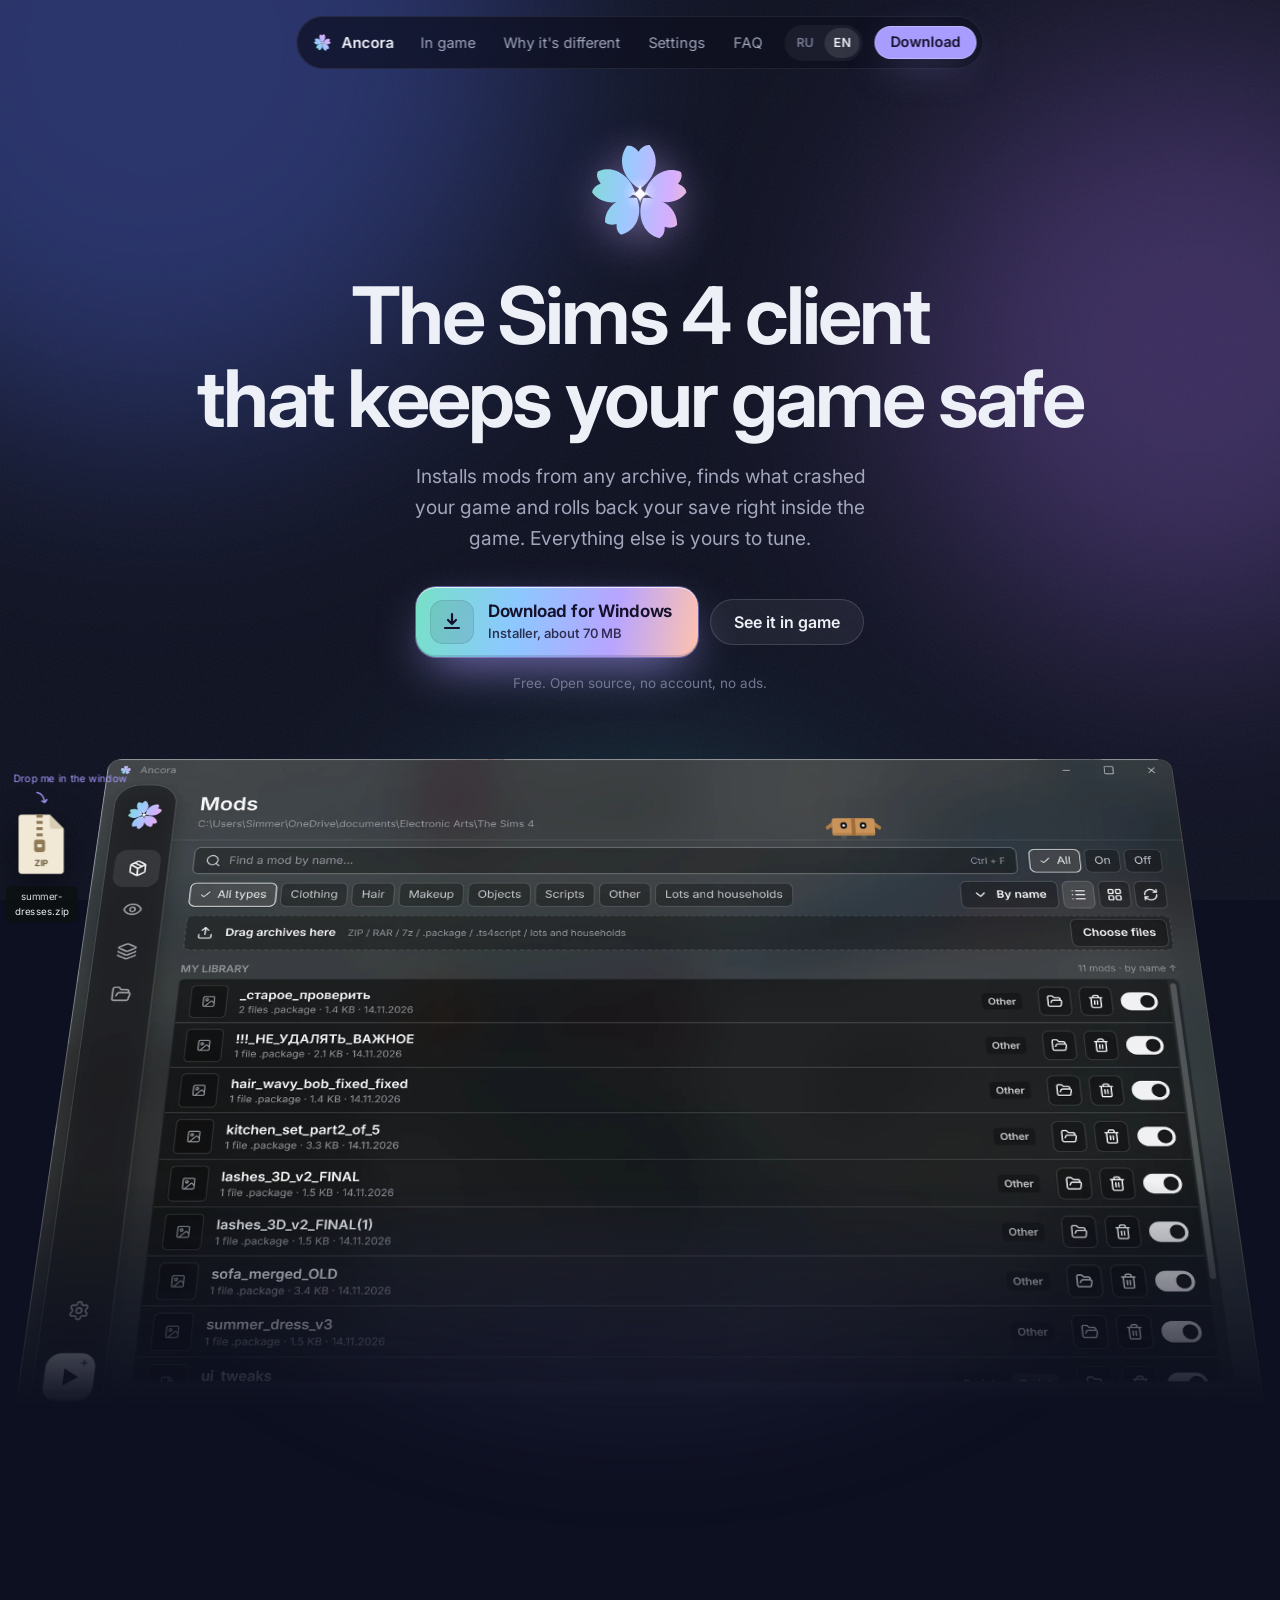
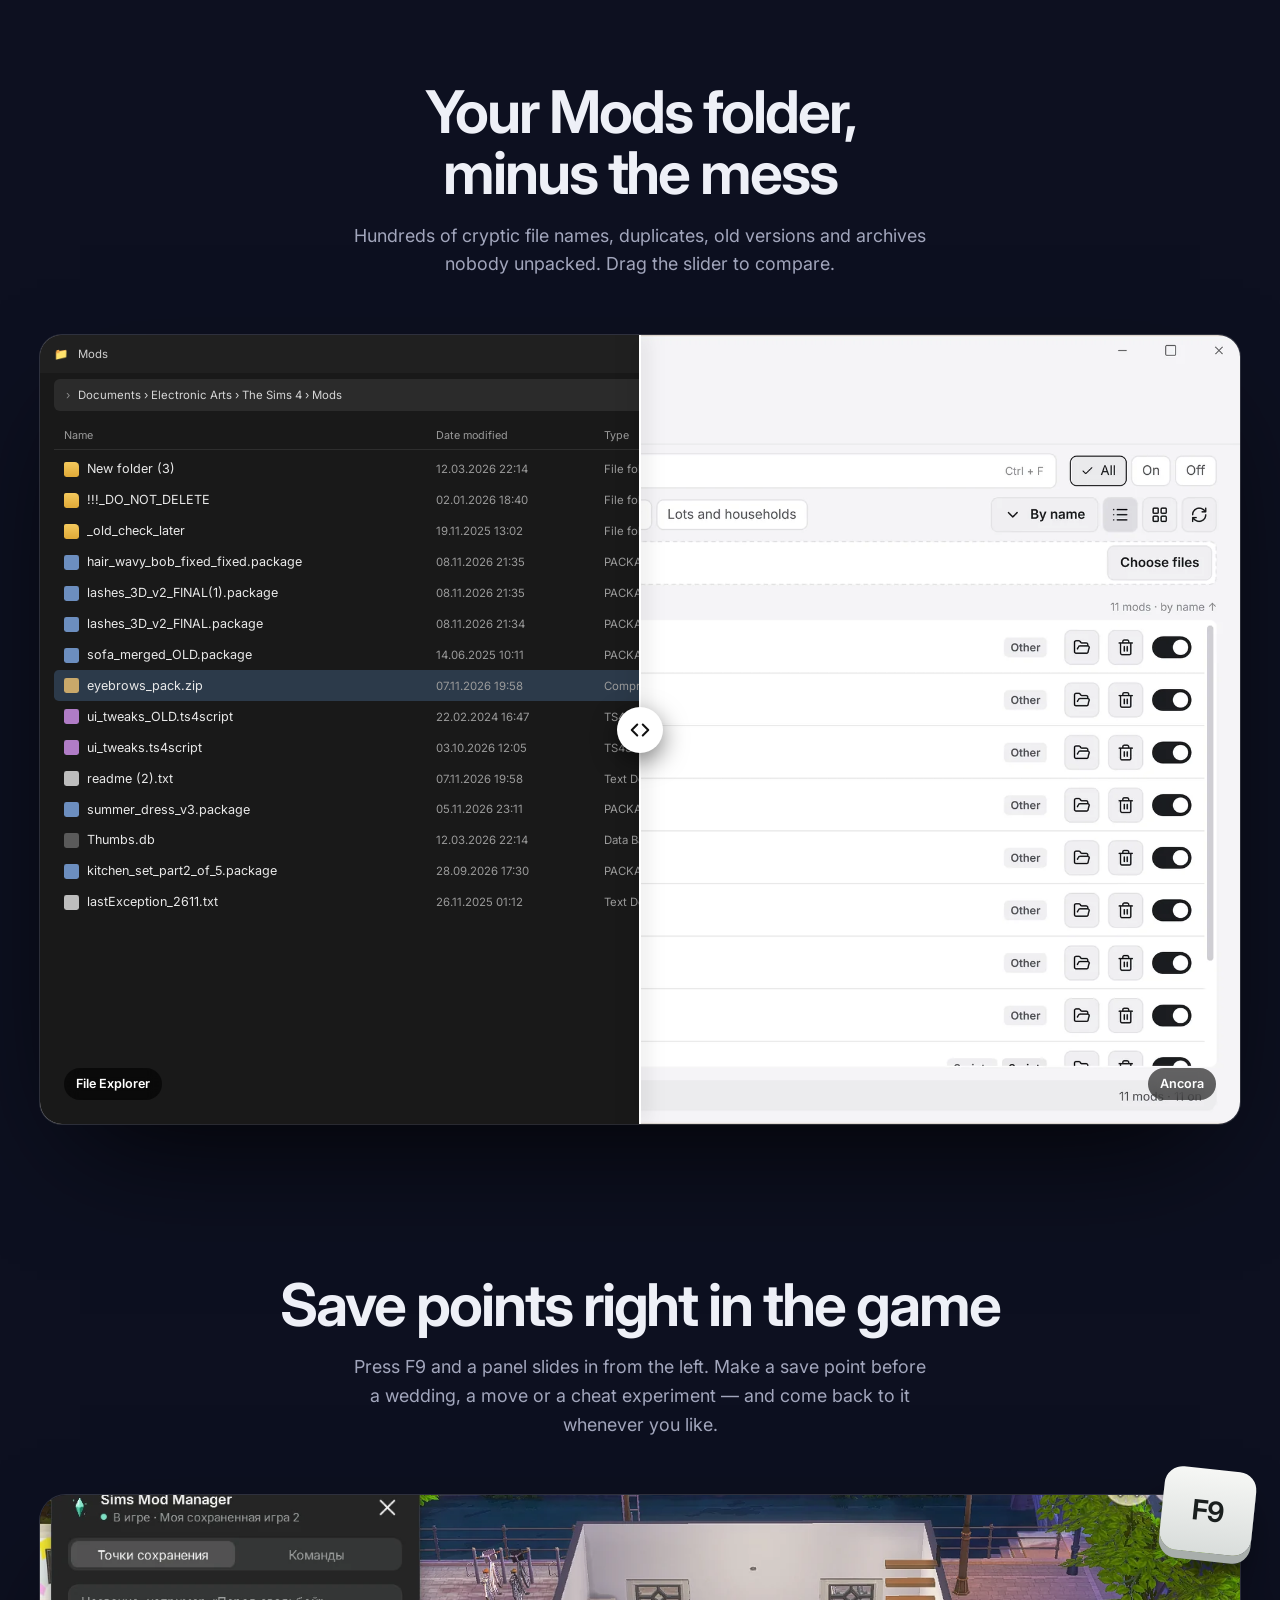
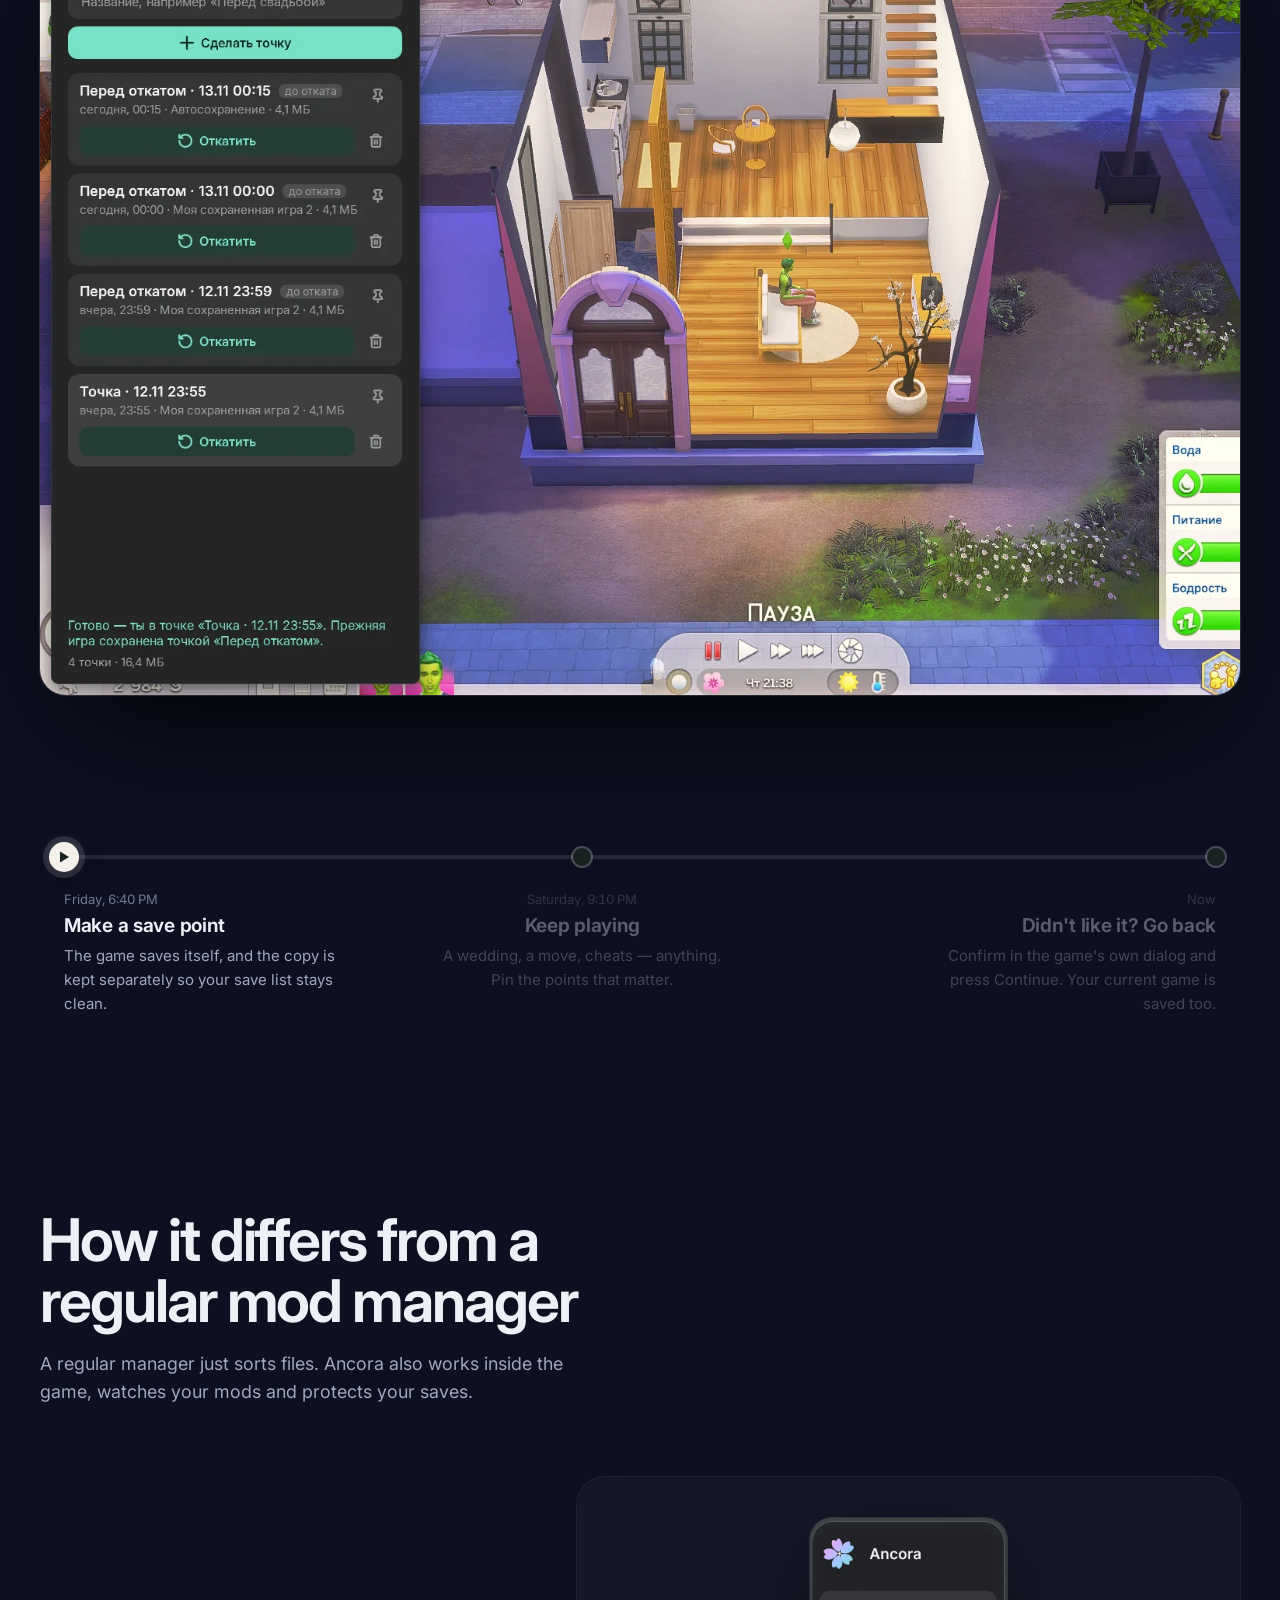
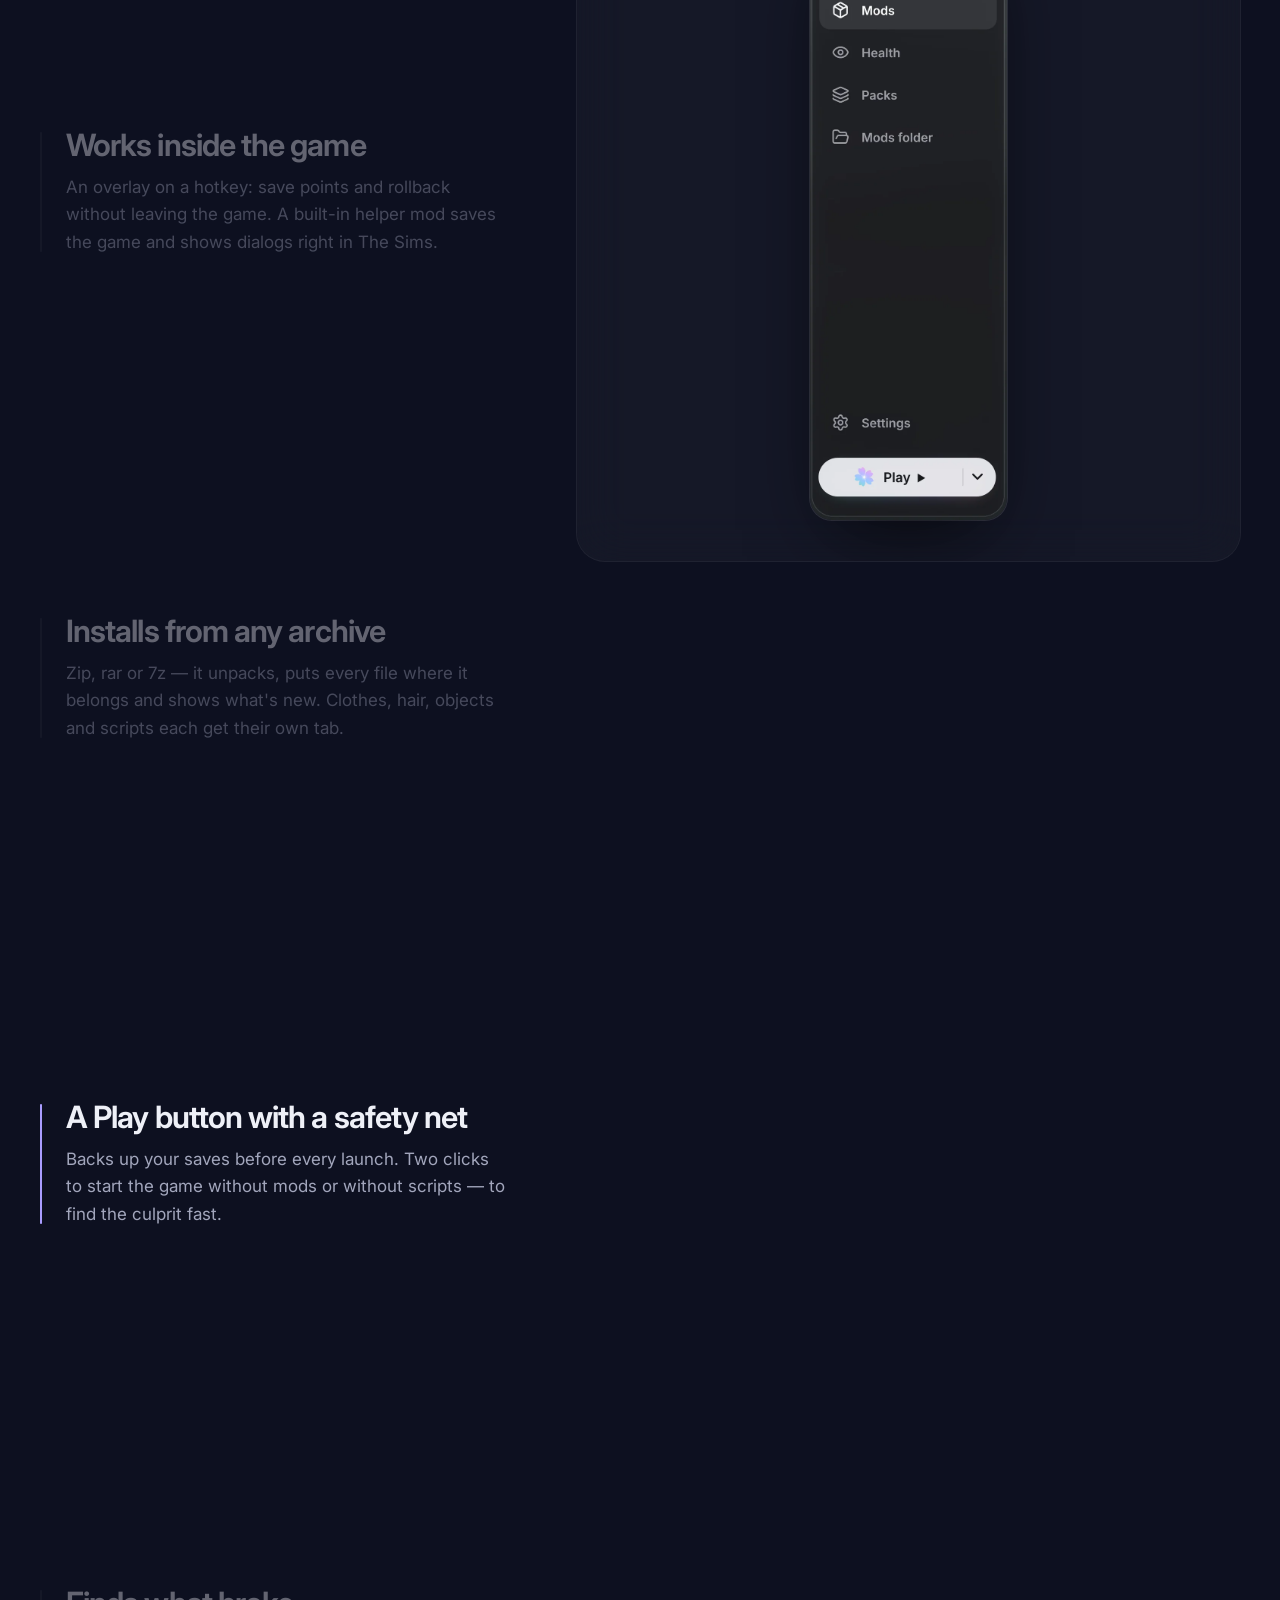
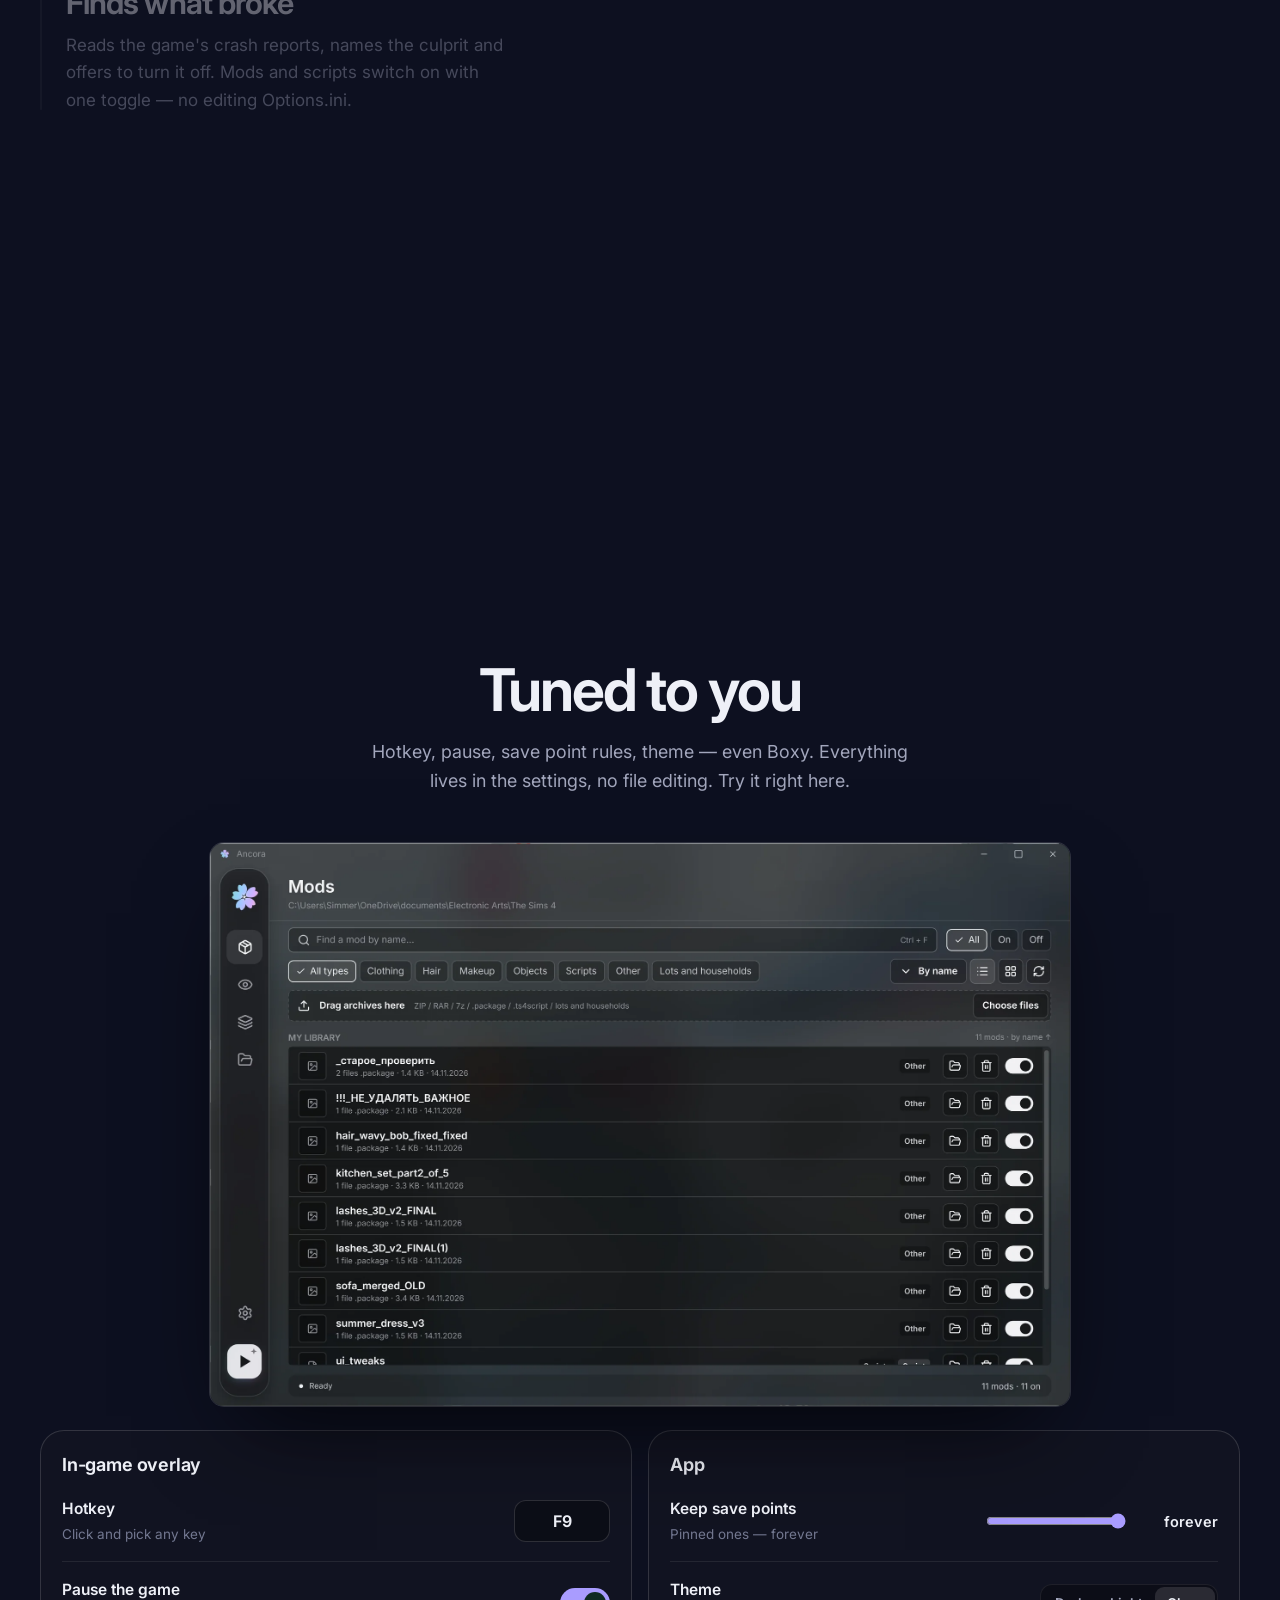
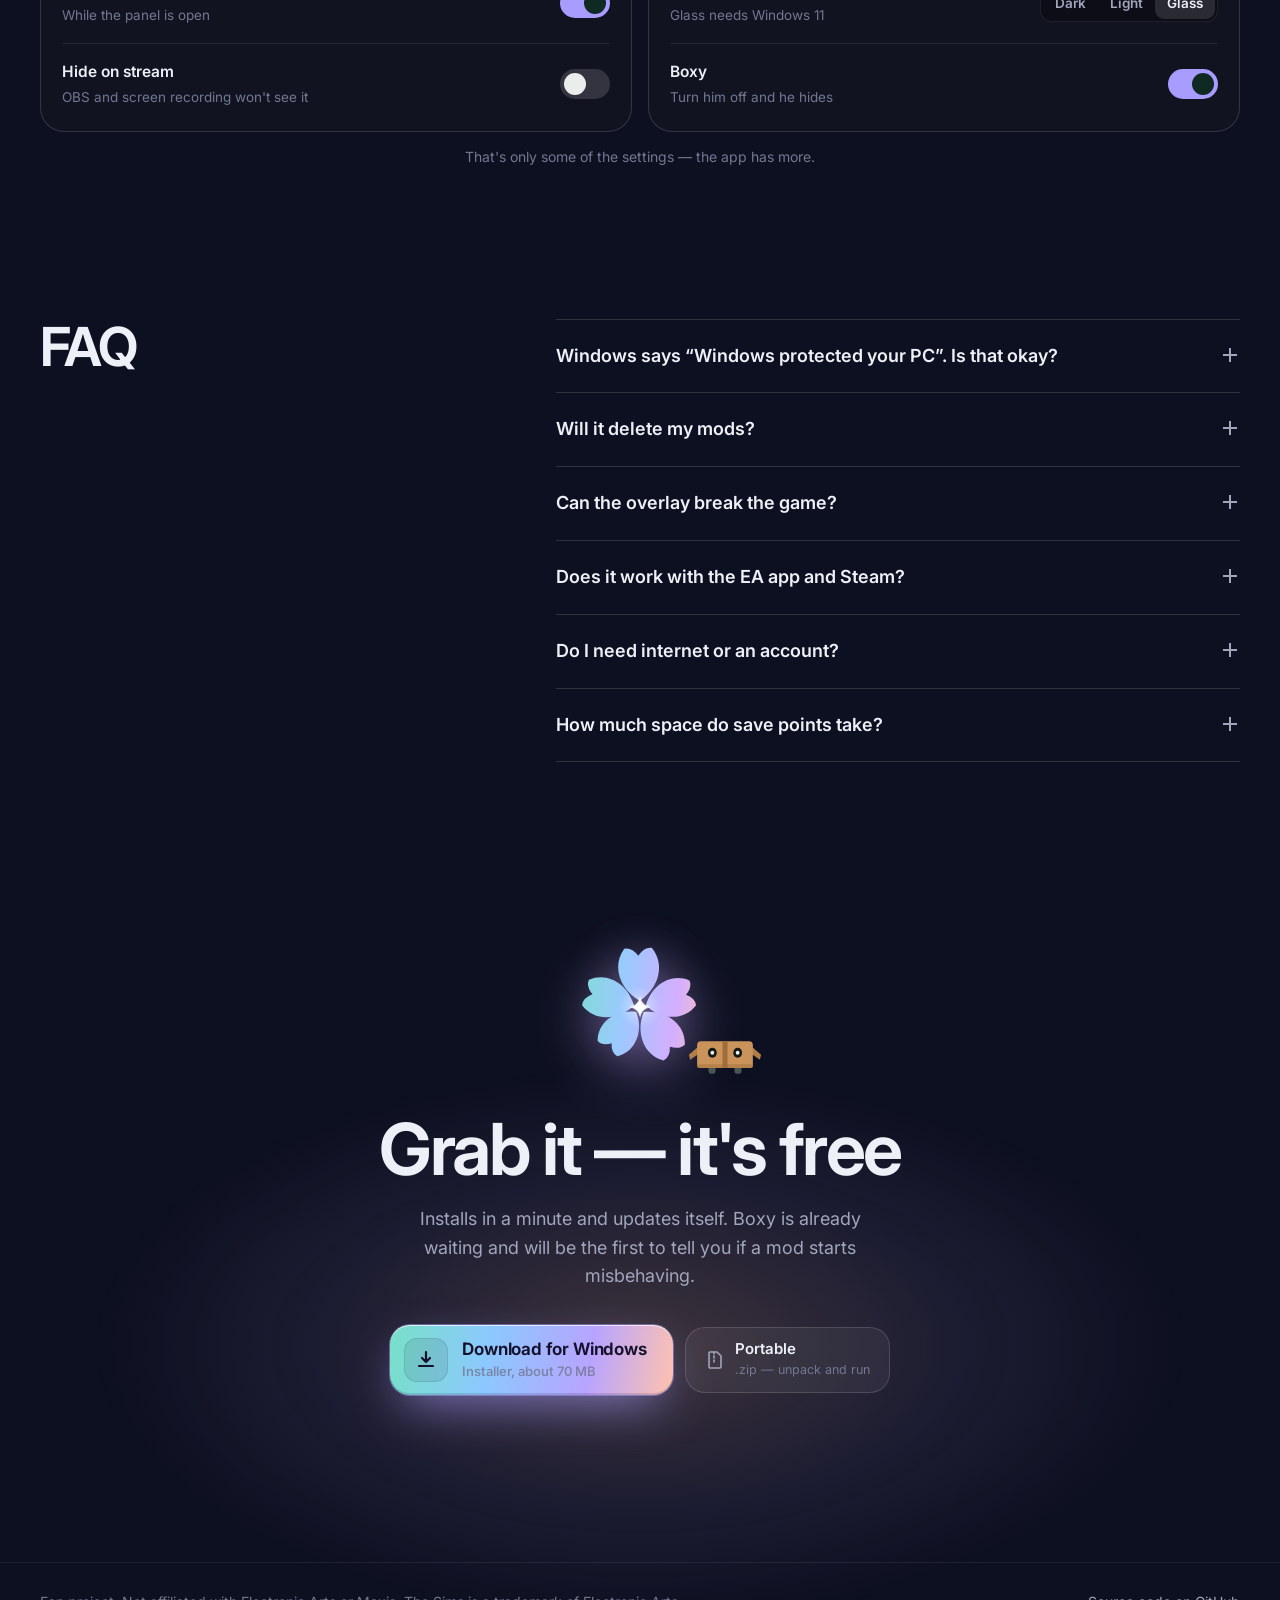
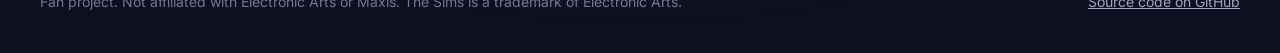
<file: site/index.html>
<!DOCTYPE html>
<html lang="ru">
<head>
<meta charset="utf-8">
<meta name="viewport" content="width=device-width, initial-scale=1">
<title>Ancora — клиент для The Sims 4</title>
<meta name="description" content="Бесплатный клиент для The Sims 4: ставит моды из архивов, находит виновника вылета и откатывает сохранения прямо из игры.">
<meta name="theme-color" content="#0D1020">
<link rel="icon" href="img/mark.svg" type="image/svg+xml">
<link rel="icon" href="logo.png" type="image/png">
<link rel="alternate" hreflang="ru" href="https://drowwithskadi.github.io/SimsModManager/">
<link rel="alternate" hreflang="en" href="https://drowwithskadi.github.io/SimsModManager/en/">
<link rel="alternate" hreflang="x-default" href="https://drowwithskadi.github.io/SimsModManager/en/">
<meta property="og:type" content="website">
<meta property="og:title" content="Ancora — клиент для The Sims 4">
<meta property="og:description" content="Бесплатный клиент для The Sims 4: ставит моды из архивов, находит виновника вылета и откатывает сохранения прямо из игры.">
<meta property="og:image" content="https://drowwithskadi.github.io/SimsModManager/og.jpg">
<meta property="og:image:width" content="1200">
<meta property="og:image:height" content="630">
<meta name="twitter:card" content="summary_large_image">
<link rel="preconnect" href="https://fonts.googleapis.com">
<link rel="preconnect" href="https://fonts.gstatic.com" crossorigin>
<link href="https://fonts.googleapis.com/css2?family=Inter:opsz,wght@14..32,400..700&display=swap" rel="stylesheet">
<link rel="preload" as="image" href="img/ru/library.webp">
<link rel="stylesheet" href="style.css">
</head>
<body>
<div class="wallpaper" aria-hidden="true"><i></i><i></i><i></i></div>
<div class="sky" id="sky" aria-hidden="true"></div>

<template id="sakura-svg"><svg viewBox="0 0 120 120" class="mk sk idle on" aria-hidden="true"><defs><linearGradient id="g__ID__" gradientUnits="userSpaceOnUse" x1="14" y1="106" x2="106" y2="14"><stop offset="0" stop-color="#77E1C7"/><stop offset=".4" stop-color="#9CC9FF"/><stop offset=".72" stop-color="#D4AEFF"/><stop offset="1" stop-color="#FFC4B0"/><animateTransform attributeName="gradientTransform" type="rotate" values="0 60 60;360 60 60" dur="30s" repeatCount="indefinite"/></linearGradient><radialGradient id="c__ID__" gradientUnits="userSpaceOnUse" cx="60" cy="60" r="17"><stop offset="0" stop-color="#fff" stop-opacity=".9"/><stop offset=".45" stop-color="#fff" stop-opacity=".25"/><stop offset="1" stop-color="#fff" stop-opacity="0"/></radialGradient></defs><mask id="pm__ID__" maskUnits="userSpaceOnUse" x="0" y="0" width="120" height="120"><g class="rot"><g transform="rotate(-2 60 60)"><g class="pe pe0" style="animation-delay:0.0s"><path transform="translate(60 60)" d="M0 -5 C-15.00 -14.00 -22.00 -33.00 -11.00 -47.00 Q-5.00 -48.00 0 -41.00 Q5.00 -48.00 11.00 -47.00 C22.00 -33.00 15.00 -14.00 0 -5Z" fill="#fff"/></g></g><g transform="rotate(75 60 60)"><g class="pe pe1" style="animation-delay:-1.1s"><path transform="translate(60 60)" d="M0 -5 C-13.95 -13.02 -20.46 -30.69 -10.23 -43.71 Q-4.65 -44.64 0 -38.13 Q4.65 -44.64 10.23 -43.71 C20.46 -30.69 13.95 -13.02 0 -5Z" fill="#fff"/></g></g><g transform="rotate(143 60 60)"><g class="pe pe2" style="animation-delay:-2.2s"><path transform="translate(60 60)" d="M0 -5 C-14.55 -13.58 -21.34 -32.01 -10.67 -45.59 Q-4.85 -46.56 0 -39.77 Q4.85 -46.56 10.67 -45.59 C21.34 -32.01 14.55 -13.58 0 -5Z" fill="#fff"/></g></g><g transform="rotate(218 60 60)"><g class="pe pe3" style="animation-delay:-3.3s"><path transform="translate(60 60)" d="M0 -5 C-13.50 -12.60 -19.80 -29.70 -9.90 -42.30 Q-4.50 -43.20 0 -36.90 Q4.50 -43.20 9.90 -42.30 C19.80 -29.70 13.50 -12.60 0 -5Z" fill="#fff"/></g></g><g transform="rotate(285 60 60)"><g class="pe pe4" style="animation-delay:-4.4s"><path transform="translate(60 60)" d="M0 -5 C-14.40 -13.44 -21.12 -31.68 -10.56 -45.12 Q-4.80 -46.08 0 -39.36 Q4.80 -46.08 10.56 -45.12 C21.12 -31.68 14.40 -13.44 0 -5Z" fill="#fff"/></g></g></g></mask><g class="fl"><rect x="0" y="0" width="120" height="120" fill="url(#g__ID__)" mask="url(#pm__ID__)"/><g mask="url(#pm__ID__)"><circle cx="60" cy="60" r="17" fill="url(#c__ID__)"/></g><path class="cs" d="M60 51.5 Q61.36 58.64 68.5 60 Q61.36 61.36 60 68.5 Q58.64 61.36 51.5 60 Q58.64 58.64 60 51.5Z" fill="#FFFFFF"/></g><g class="fall"><path transform="translate(96 30) rotate(30) scale(.28)" d="M0 -5 C-15.00 -14.00 -22.00 -33.00 -11.00 -47.00 Q-5.00 -48.00 0 -41.00 Q5.00 -48.00 11.00 -47.00 C22.00 -33.00 15.00 -14.00 0 -5Z" fill="url(#g__ID__)"/></g></svg></template>

<template id="buddy-svg">
  <svg viewBox="0 -4 120 66" aria-hidden="true">
    <rect x="34" y="44" width="11" height="13" rx="4" fill="#4A5654"/>
    <rect x="75" y="44" width="11" height="13" rx="4" fill="#4A5654"/>
    <g class="body">
      <polygon class="flap-l" points="18,14 3,27 5,35 18,26" fill="#B07D46"/>
      <polygon class="flap-r" points="102,14 117,27 115,35 102,26" fill="#B07D46"/>
      <rect x="16" y="6" width="88" height="42" rx="6" fill="#C9935A"/>
      <rect x="16" y="42" width="88" height="6" rx="3" fill="#B5824B"/>
      <rect x="56" y="6" width="8" height="42" fill="#9E6D3A"/>
      <g class="eyes">
        <ellipse cx="40" cy="24" rx="7" ry="8" fill="#141817"/><circle class="pupil" cx="40" cy="24" r="3" fill="#F2F2EE"/>
        <ellipse cx="80" cy="24" rx="7" ry="8" fill="#141817"/><circle class="pupil" cx="80" cy="24" r="3" fill="#F2F2EE"/>
      </g>
      <path class="happy" d="M34,27 Q40,19 46,27 M74,27 Q80,19 86,27" stroke="#141817" stroke-width="3.2" fill="none" stroke-linecap="round"/>
      <g class="blush"><ellipse cx="29" cy="33" rx="5" ry="2.5" fill="#F08FA6"/><ellipse cx="91" cy="33" rx="5" ry="2.5" fill="#F08FA6"/></g>
    </g>
  </svg>
</template>

<nav class="nav" aria-label="Разделы">
  <a class="brand" href="#top"><img src="img/mark.svg" alt=""><span>Ancora</span></a>
  <a class="link" href="#ingame">В игре</a>
  <a class="link" href="#features">Отличия</a>
  <a class="link" href="#tune">Настройки</a>
  <a class="link" href="#faq">Вопросы</a>
  <span class="lang"><a href="./" hreflang="ru" data-lang="ru" aria-current="true">RU</a><a href="en/" hreflang="en" data-lang="en" aria-current="false">EN</a></span>
  <a class="btn btn-mint" href="#download">Скачать</a>
</nav>

<main id="top">
  <section class="hero">
    <div class="wrap intro">
      <div class="app-icon" data-sakura><img src="img/mark.svg" width="256" height="256" alt=""></div>
      <h1><span>Клиент для Sims 4,</span> <span>который бережёт твою игру</span></h1>
      <p class="lead">Ставит моды из любых архивов, находит виновника вылета и откатывает сохранение прямо в игре. А всё остальное настраивается под тебя.</p>
      <div class="actions">
        <a class="dl is-desktop-only" href="https://github.com/DrowWithSkadi/SimsModManager/releases/download/dev/Ancora-win-Setup.exe">
          <span class="ic"><svg viewBox="0 0 20 20" aria-hidden="true"><path d="M10 2v10m0 0l-4-4m4 4l4-4M3 16h14" fill="none" stroke="currentColor" stroke-width="2.2" stroke-linecap="round" stroke-linejoin="round"/></svg></span>
          <span><b>Скачать для Windows</b><small>Установщик, около 70 МБ</small></span>
        </a>
        <a class="btn btn-glass" href="#ingame">Посмотреть в игре</a>
      </div>
      <p class="meta">Бесплатно. Открытый код, без аккаунта и рекламы.</p>
    </div>

    <div class="showcase" id="showcase">
      <div class="window" id="window">
        <img src="img/ru/library.webp" width="2000" height="1309" alt="Окно Ancora: библиотека модов с карточками, фильтрами по типам и зоной для перетаскивания архивов">
        <div class="dropzone" aria-hidden="true"></div>
        <div class="box-buddy" data-buddy id="hero-buddy"><span class="bubble">Погладь меня</span></div>
        <div class="toast" id="toast" role="status"><b>✓</b>Установлено 3 мода из «летние-платья.zip»</div>
      </div>
      <button class="zip is-desktop-only" id="zip" type="button" aria-label="Пример архива с модами: перетащи его в окно программы или нажми">
        <span class="hint">Брось меня в окно
          <svg viewBox="0 0 24 24" fill="none" stroke="currentColor" stroke-width="2" stroke-linecap="round"><path d="M6 4c6 1 10 6 11 14m0 0l3-4m-3 4l-4-2"/></svg>
        </span>
        <svg class="file" viewBox="0 0 64 80" aria-hidden="true">
          <path d="M6 2h36l18 18v54a4 4 0 0 1-4 4H6a4 4 0 0 1-4-4V6a4 4 0 0 1 4-4z" fill="#F1E8D6"/>
          <path d="M42 2v14a4 4 0 0 0 4 4h14" fill="#D9CDB4"/>
          <path d="M25 2h8v4h-8zm0 8h8v4h-8zm0 8h8v4h-8zm0 8h8v4h-8z" fill="#8F7A55"/>
          <rect x="22" y="34" width="14" height="16" rx="3" fill="#8F7A55"/><rect x="26" y="40" width="6" height="4" rx="1" fill="#F1E8D6"/>
          <text x="32" y="68" text-anchor="middle" font-family="Inter, sans-serif" font-size="11" font-weight="700" fill="#6B5B3E">ZIP</text>
        </svg>
        <span class="name">летние-платья.zip</span>
      </button>
    </div>
  </section>

  <section class="sec" id="mess" aria-labelledby="mess-h">
    <div class="wrap">
      <div class="sec-head center">
        <h2 id="mess-h">Твоя папка Mods, но без хаоса</h2>
        <p>Сотни файлов с непонятными именами, дубли, старые версии и архивы, которые забыли распаковать. Потяни ползунок и сравни.</p>
      </div>
      <div class="compare" id="compare" role="slider" tabindex="0" aria-label="Сравнение: папка Mods в проводнике и библиотека в программе" aria-valuemin="0" aria-valuemax="100" aria-valuenow="50">
        <div class="after"><img src="img/ru/library-light.webp" width="2000" height="1309" loading="lazy" alt="Та же папка Mods в Ancora: список модов с типами и переключателями, проблемы отмечены"></div>
        <div class="before" aria-hidden="true">
          <div class="explorer">
            <div class="tb"><span>📁</span><span>Mods</span><span class="ctl">— ▢ ✕</span></div>
            <div class="addr"><i>›</i> Документы › Electronic Arts › The Sims 4 › Mods</div>
            <div class="files">
              <div class="hdr"><span>Имя</span><span>Дата изменения</span><span>Тип</span><span>Размер</span></div>
              <div class="f"><span><i class="ico dir"></i>Новая папка (3)</span><small>12.03.2026 22:14</small><small>Папка с файлами</small><small></small></div>
              <div class="f"><span><i class="ico dir"></i>!!!_НЕ_УДАЛЯТЬ_ВАЖНОЕ</span><small>02.01.2026 18:40</small><small>Папка с файлами</small><small></small></div>
              <div class="f"><span><i class="ico dir"></i>_старое_проверить</span><small>19.11.2025 13:02</small><small>Папка с файлами</small><small></small></div>
              <div class="f"><span><i class="ico pkg"></i>hair_wavy_bob_fixed_fixed.package</span><small>08.11.2026 21:35</small><small>Файл «PACKAGE»</small><small>4 812 KB</small></div>
              <div class="f"><span><i class="ico pkg"></i>lashes_3D_v2_FINAL(1).package</span><small>08.11.2026 21:35</small><small>Файл «PACKAGE»</small><small>733 KB</small></div>
              <div class="f"><span><i class="ico pkg"></i>lashes_3D_v2_FINAL.package</span><small>08.11.2026 21:34</small><small>Файл «PACKAGE»</small><small>733 KB</small></div>
              <div class="f"><span><i class="ico pkg"></i>sofa_merged_OLD.package</span><small>14.06.2025 10:11</small><small>Файл «PACKAGE»</small><small>21 330 KB</small></div>
              <div class="f sel"><span><i class="ico zipf"></i>eyebrows_pack.zip</span><small>07.11.2026 19:58</small><small>Сжатая ZIP-папка</small><small>18 204 KB</small></div>
              <div class="f"><span><i class="ico scr"></i>ui_tweaks_OLD.ts4script</span><small>22.02.2024 16:47</small><small>Файл «TS4SCRIPT»</small><small>312 KB</small></div>
              <div class="f"><span><i class="ico scr"></i>ui_tweaks.ts4script</span><small>03.10.2026 12:05</small><small>Файл «TS4SCRIPT»</small><small>318 KB</small></div>
              <div class="f"><span><i class="ico txt"></i>readme (2).txt</span><small>07.11.2026 19:58</small><small>Текстовый документ</small><small>2 KB</small></div>
              <div class="f"><span><i class="ico pkg"></i>summer_dress_v3.package</span><small>05.11.2026 23:11</small><small>Файл «PACKAGE»</small><small>6 120 KB</small></div>
              <div class="f"><span><i class="ico sys"></i>Thumbs.db</span><small>12.03.2026 22:14</small><small>Файл «DB»</small><small>96 KB</small></div>
              <div class="f"><span><i class="ico pkg"></i>kitchen_set_part2_of_5.package</span><small>28.09.2026 17:30</small><small>Файл «PACKAGE»</small><small>11 404 KB</small></div>
              <div class="f"><span><i class="ico txt"></i>lastException_2611.txt</span><small>26.11.2025 01:12</small><small>Текстовый документ</small><small>4 KB</small></div>
            </div>
          </div>
        </div>
        <span class="tag l">Проводник</span>
        <span class="tag r">Ancora</span>
        <div class="handle" aria-hidden="true"><span><svg viewBox="0 0 24 24" fill="none" stroke="currentColor" stroke-width="2.2" stroke-linecap="round" stroke-linejoin="round"><path d="M9 6l-6 6 6 6M15 6l6 6-6 6"/></svg></span></div>
      </div>
    </div>
  </section>

  <section class="sec" id="ingame" aria-labelledby="ingame-h">
    <div class="wrap">
      <div class="sec-head center">
        <h2 id="ingame-h">Точки сохранения прямо в игре</h2>
        <p>Нажми F9 — слева появится панель. Сделай точку перед свадьбой, переездом или экспериментом с читами и возвращайся к ней, когда захочешь.</p>
      </div>

      <div class="ingame" id="ingame-demo" data-phase="0">
        <figure>
          <img src="img/ingame.webp" width="1544" height="1029" loading="lazy" alt="The Sims 4 с открытой слева панелью Ancora: список точек сохранения с кнопками «Откатить»">
          <span class="focus-ring" aria-hidden="true"></span>
          <span class="ripple" id="ripple" aria-hidden="true"></span>
          <div class="dim" aria-hidden="true"></div>
          <div class="sims-dialog" aria-hidden="true">
            <h4>Ancora</h4>
            <p>Вернуться к точке «Перед откатом · 13.11 00:15»? Текущая игра уже сохранена отдельной точкой. Игра выйдет в главное меню — там нажми «Продолжить».</p>
            <div class="btns"><span>Вернуться к точке</span><span>Остаться</span></div>
          </div>
          <svg class="cursor" id="cursor" viewBox="0 0 24 24" aria-hidden="true"><path d="M4 2l16 9.5-7 1.6 3.9 7.4-3 1.5-3.8-7.5L4 19z" fill="#fff" stroke="#111" stroke-width="1.2" stroke-linejoin="round"/></svg>
        </figure>
        <span class="keycap" id="keycap" aria-hidden="true">F9</span>
      </div>

      <div class="timeline" id="timeline" aria-label="Как работает откат">
        <div class="track">
          <div class="ghost"></div>
          <div class="fill"></div>
          <span class="rewind-tip" aria-hidden="true"></span>
          <span class="mark" data-at="0" style="left:0%"></span>
          <span class="mark" data-at="1" style="left:45%"></span>
          <span class="mark" data-at="2" style="left:100%"></span>
          <svg class="rewind-arc" viewBox="0 0 600 74" preserveAspectRatio="none" aria-hidden="true">
            <path d="M596 70 C 480 -6, 120 -6, 4 66" fill="none" stroke="#77E1C7" stroke-width="2" vector-effect="non-scaling-stroke"/>
          </svg>
          <span class="rewind-label">Откат к точке</span>
          <span class="head" aria-hidden="true"><svg viewBox="0 0 14 14"><path d="M3 1.5l9 5.5-9 5.5z" fill="currentColor"/></svg></span>
        </div>
        <div class="moments">
          <div class="moment first" data-m="0" style="left:0%"><span class="when">Пятница, 18:40</span><h3>Сделал точку</h3><p>Игра сохраняется сама, копия ложится отдельно и не засоряет список сохранений.</p></div>
          <div class="moment" data-m="1" style="left:45%"><span class="when">Суббота, 21:10</span><h3>Играешь дальше</h3><p>Свадьба, переезд, читы — что угодно. Важные точки можно закрепить.</p></div>
          <div class="moment last" data-m="2" style="left:100%"><span class="when">Сейчас</span><h3>Не понравилось — назад</h3><p>Подтверди в окне игры и нажми «Продолжить». Текущая игра тоже сохранится.</p></div>
        </div>
      </div>
    </div>
  </section>

  <section class="sec" id="features" aria-labelledby="features-h">
    <div class="wrap">
      <div class="sec-head">
        <h2 id="features-h">Чем он отличается от обычного менеджера модов</h2>
        <p>Обычный менеджер просто раскладывает файлы. Ancora ещё и работает внутри игры, следит за модами и бережёт сохранения.</p>
      </div>
      <div class="features">
        <div class="f-list">
          <article class="f-item on" data-f="0"><h3>Работает внутри игры</h3><p>Оверлей по клавише: точки сохранения и откат, не сворачивая игру. Встроенный мод-помощник сам сохраняет игру и показывает окна прямо в Sims.</p><img class="f-shot" src="img/ingame.webp" width="1544" height="1029" loading="lazy" alt=""></article>
          <article class="f-item" data-f="1"><h3>Ставит из любых архивов</h3><p>Zip, rar или 7z — программа распакует, разложит файлы по нужным папкам и покажет, что появилось. Одежда, причёски, объекты и скрипты — каждый на своей вкладке.</p><img class="f-shot crop" src="img/ru/toolbar.webp" width="1800" height="695" loading="lazy" alt=""></article>
          <article class="f-item" data-f="2"><h3>Кнопка «Играть» со страховкой</h3><p>Перед каждым запуском копирует сохранения. В два клика запускает игру без модов или без скриптов — чтобы быстро понять, кто виноват в вылете.</p><img class="f-shot tall" src="img/ru/sidebar.webp" width="520" height="1583" loading="lazy" alt=""></article>
          <article class="f-item" data-f="3"><h3>Находит, что сломалось</h3><p>Читает отчёты игры после вылета, называет виновника и предлагает выключить его. Моды и скрипты включаются одним переключателем — без правки Options.ini.</p><img class="f-shot crop" src="img/ru/game-switches.webp" width="1300" height="378" loading="lazy" alt=""></article>
        </div>
        <div class="f-stage" aria-hidden="true">
          <figure class="wide on" data-f="0"><img src="img/ingame.webp" width="1544" height="1029" loading="lazy" alt=""></figure>
          <figure class="wide" data-f="1"><img src="img/ru/toolbar.webp" width="1800" height="695" loading="lazy" alt=""></figure>
          <figure class="tall" data-f="2"><img src="img/ru/sidebar.webp" width="520" height="1583" loading="lazy" alt=""></figure>
          <figure class="wide" data-f="3"><img src="img/ru/game-switches.webp" width="1300" height="378" loading="lazy" alt=""></figure>
        </div>
      </div>
    </div>
  </section>

  <section class="sec" id="tune" aria-labelledby="tune-h">
    <div class="wrap">
      <div class="sec-head center">
        <h2 id="tune-h">Настраивается под тебя</h2>
        <p>Клавиша, пауза, правила хранения точек, тема и даже Коробок — всё меняется в настройках, без правки файлов. Попробуй прямо здесь.</p>
      </div>
      <!-- Окно программы: меняет тему вместе с переключателем «Оформление» ниже -->
      <figure class="theme-preview" id="theme-preview" data-theme="glass">
        <img class="t-dark" src="img/ru/library-dark.webp" width="2000" height="1309" loading="lazy" alt="Ancora в тёмной теме">
        <img class="t-light" src="img/ru/library-light.webp" width="2000" height="1309" loading="lazy" alt="Ancora в светлой теме">
        <img class="t-glass" src="img/ru/library.webp" width="2000" height="1309" loading="lazy" alt="Ancora в теме «Стекло» — сквозь окно видно размытые обои">
      </figure>
      <div class="tune">
        <div class="panel">
          <h3>Оверлей в игре</h3>
          <div class="opt">
            <span class="lbl"><b>Клавиша</b><small>Нажми и выбери любую</small></span>
            <button class="key-pick" id="key-pick" type="button">F9</button>
          </div>
          <div class="opt">
            <span class="lbl"><b>Пауза в игре</b><small>Пока открыта панель</small></span>
            <button class="switch" role="switch" aria-checked="true" aria-label="Пауза в игре"></button>
          </div>
          <div class="opt">
            <span class="lbl"><b>Скрыть на стриме</b><small>OBS и запись экрана его не увидят</small></span>
            <button class="switch" role="switch" aria-checked="false" aria-label="Скрыть на стриме"></button>
          </div>
        </div>
        <div class="panel">
          <h3>Программа</h3>
          <div class="opt">
            <span class="lbl"><b>Хранить точки</b><small>Закреплённые — всегда</small></span>
            <span class="range"><input type="range" id="keep" min="7" max="98" step="7" value="98" aria-label="Хранить точки"><output id="keep-out">всегда</output></span>
          </div>
          <div class="opt">
            <span class="lbl"><b>Оформление</b><small>Стекло — на Windows 11</small></span>
            <span class="seg" role="group" aria-label="Оформление" id="theme-seg"><button type="button" data-theme="dark" aria-pressed="false">Тёмная</button><button type="button" data-theme="light" aria-pressed="false">Светлая</button><button type="button" data-theme="glass" aria-pressed="true">Стекло</button></span>
          </div>
          <div class="opt">
            <span class="lbl"><b>Коробок</b><small>Выключи — и он спрячется</small></span>
            <button class="switch" role="switch" aria-checked="true" id="buddy-switch" aria-label="Коробок"></button>
          </div>
        </div>
      </div>
      <p class="tune-note center-text">Это лишь часть настроек — в программе их больше.</p>
    </div>
  </section>

  <section class="sec" id="faq" aria-labelledby="faq-h">
    <div class="wrap faq-wrap">
      <h2 id="faq-h">Частые вопросы</h2>
      <div class="faq">
        <details><summary>Windows пишет «Windows защитила ваш компьютер». Это нормально?</summary>
          <p>Да. Так Windows встречает любую новую программу без платной цифровой подписи. Нажми «Подробнее», затем «Выполнить в любом случае». Исходный код открыт на GitHub — проверить его может кто угодно.</p></details>
        <details><summary>Программа удаляет мои моды?</summary>
          <p>Нет, если ты сам не попросишь. Исправления только выключают моды — переносят их в папку «Mods (выключенные)». Включить обратно можно одним нажатием.</p></details>
        <details><summary>Оверлей не сломает игру?</summary>
          <p>Нет. Это отдельное окно поверх игры: оно не встраивается в неё и не трогает её файлы. Нужен режим экрана «На весь экран в окне» или «В окне».</p></details>
        <details><summary>Работает с EA app и Steam?</summary>
          <p>Да. Программа находит игру сама и запускает её через нужный лаунчер. Если не нашла — один раз спросит, где лежит игра.</p></details>
        <details><summary>Нужен интернет или аккаунт?</summary>
          <p>Нет. Всё работает на твоём компьютере, без регистрации. Интернет нужен только для обновлений программы.</p></details>
        <details><summary>Сколько места занимают точки сохранения?</summary>
          <p>Одна точка весит примерно как само сохранение — обычно несколько мегабайт. Лимит по количеству, возрасту или размеру задаёшь сам в настройках.</p></details>
      </div>
    </div>
  </section>

  <section class="download" id="download" aria-labelledby="dl-h">
    <div class="wrap">
      <div class="scene">
        <div class="crystal" id="crystal" data-sakura><img src="img/mark.svg" width="256" height="256" alt=""></div>
        <div class="box-buddy" data-buddy><span class="bubble">Жду тебя!</span></div>
      </div>
      <h2 id="dl-h">Забирай — это бесплатно</h2>
      <p>Ставится за минуту и обновляется сама. Коробок уже ждёт и первым скажет, если какой-то мод начнёт шалить.</p>
      <div class="actions is-desktop-only">
        <a class="dl" href="https://github.com/DrowWithSkadi/SimsModManager/releases/download/dev/Ancora-win-Setup.exe">
          <span class="ic"><svg viewBox="0 0 20 20" aria-hidden="true"><path d="M10 2v10m0 0l-4-4m4 4l4-4M3 16h14" fill="none" stroke="currentColor" stroke-width="2.2" stroke-linecap="round" stroke-linejoin="round"/></svg></span>
          <span><b>Скачать для Windows</b><small>Установщик, около 70 МБ</small></span>
        </a>
        <a class="dl-alt" href="https://github.com/DrowWithSkadi/SimsModManager/releases/download/dev/Ancora-win-Portable.zip">
          <svg viewBox="0 0 20 20" aria-hidden="true"><path d="M5 2h7l4 4v11a1 1 0 0 1-1 1H5a1 1 0 0 1-1-1V3a1 1 0 0 1 1-1zM9 2v2m0 2v2m0 2v2" fill="none" stroke="currentColor" stroke-width="1.6" stroke-linecap="round" stroke-linejoin="round"/></svg>
          <span><b>Без установки</b><small>Архив .zip — распакуй и запускай</small></span>
        </a>
      </div>
      <div class="to-pc">
        <p>Ancora работает на компьютере с Windows. Скопируй ссылку и открой её на компьютере.</p>
        <div class="row"><input id="pc-link" readonly value="https://drowwithskadi.github.io/SimsModManager/" aria-label="Ссылка на сайт"><button type="button" id="pc-copy">Скопировать</button></div>
      </div>
      <p class="release" id="release"></p>
    </div>
  </section>
</main>

<footer>
  <div class="wrap">
    <span>Фанатский проект. Не связан с Electronic Arts и Maxis. The Sims — торговая марка Electronic Arts.</span>
    <a href="https://github.com/DrowWithSkadi/SimsModManager">Исходный код на GitHub</a>
  </div>
</footer>

<script id="i18n" type="application/json">{"lang": "ru", "pet": "Погладь меня", "installed": "Распаковал! Уже в игре", "listen": "Нажми клавишу…", "forever": "всегда", "days": "{n} дн.", "copied": "Скопировано", "release": "Версия {v} · обновлена {when}", "today": "сегодня", "yesterday": "вчера", "daysAgo": "{n} дн. назад", "downloads": " · скачали {n} раз"}</script>
<script src="app.js"></script>
</body>
</html>
</file>
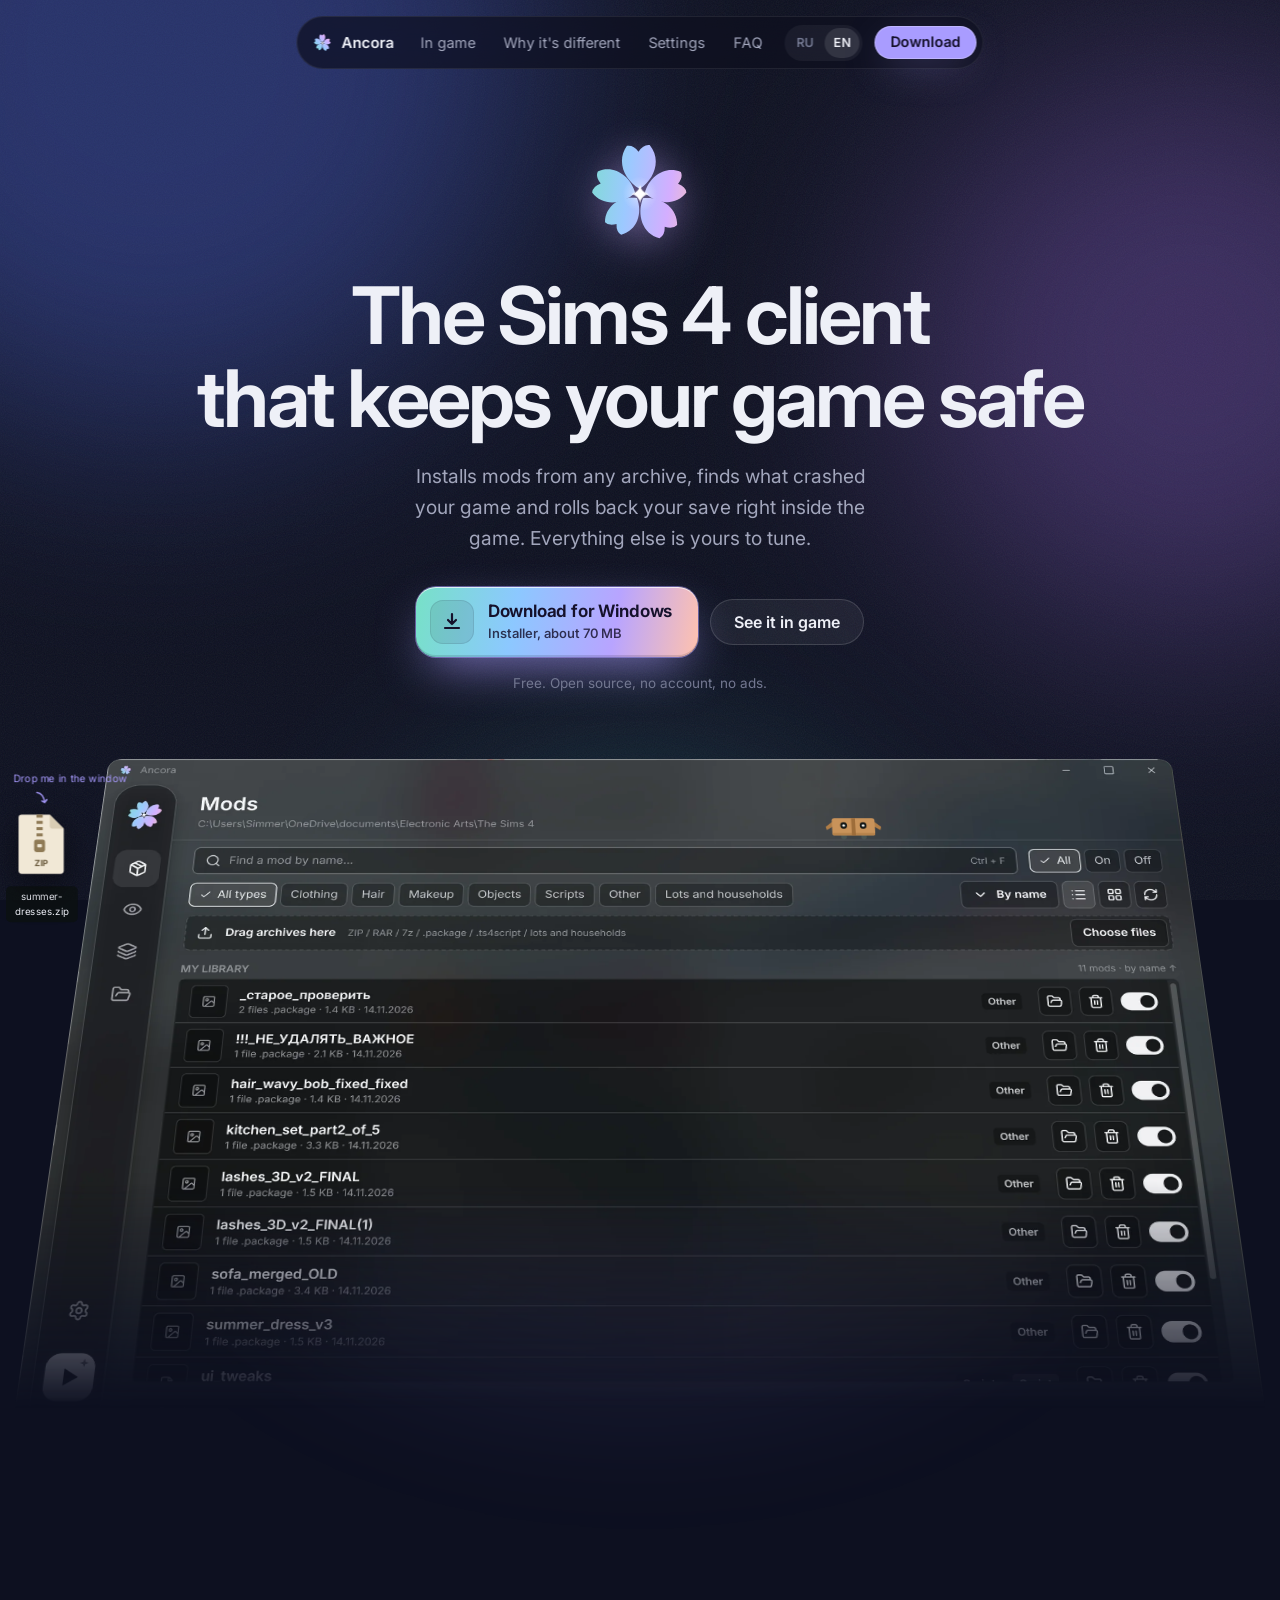
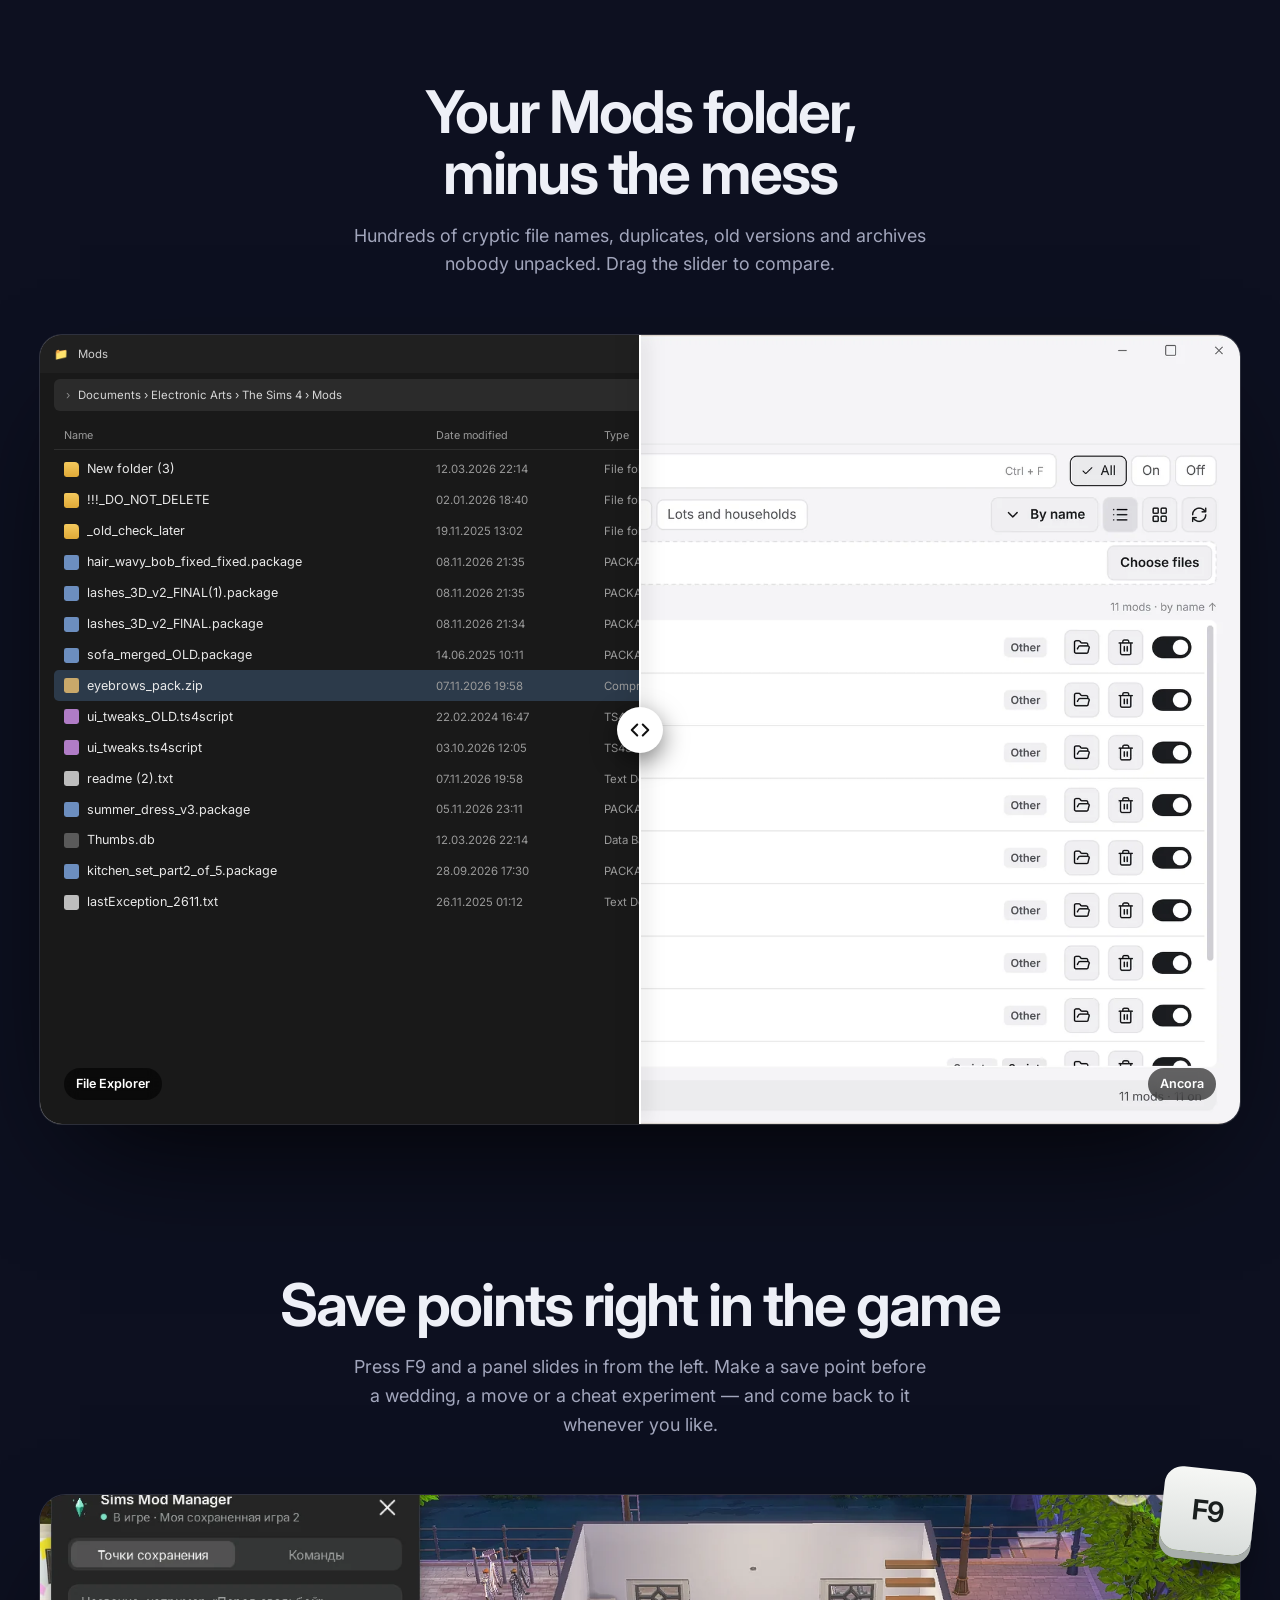
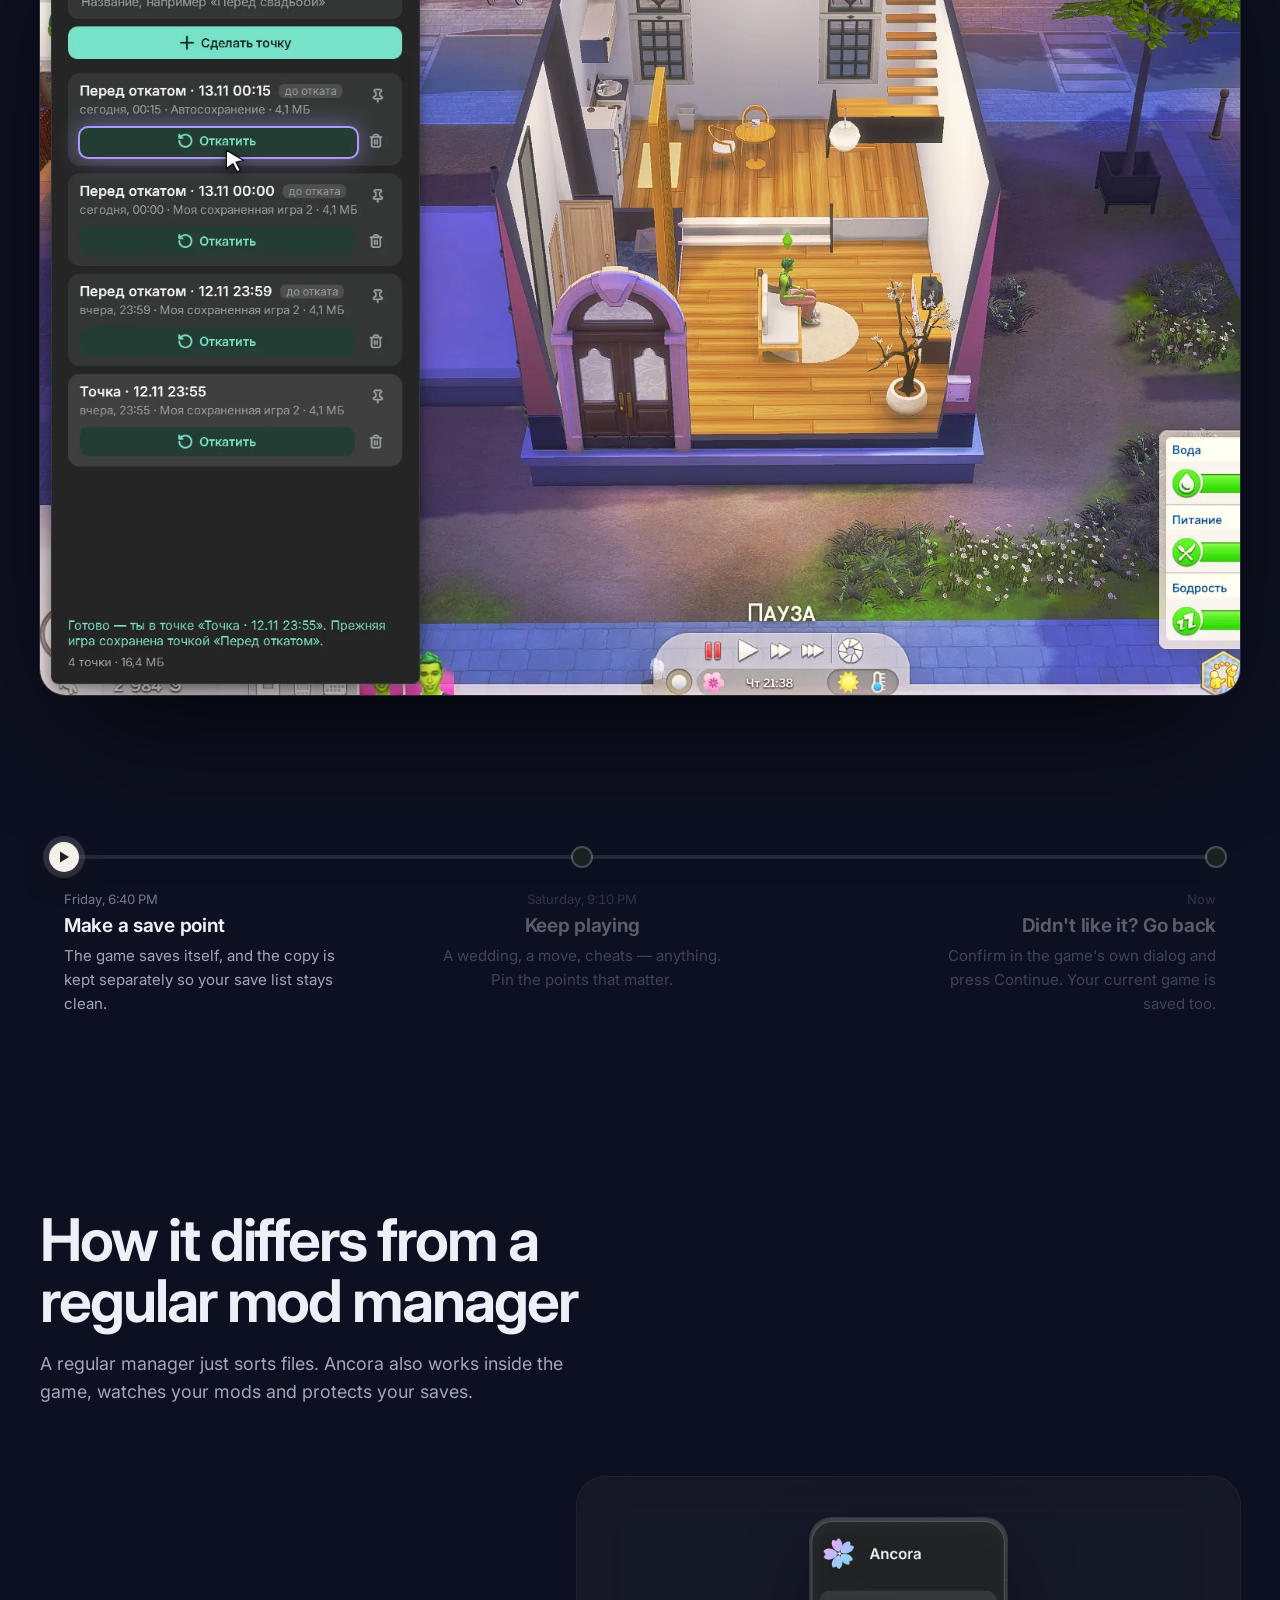
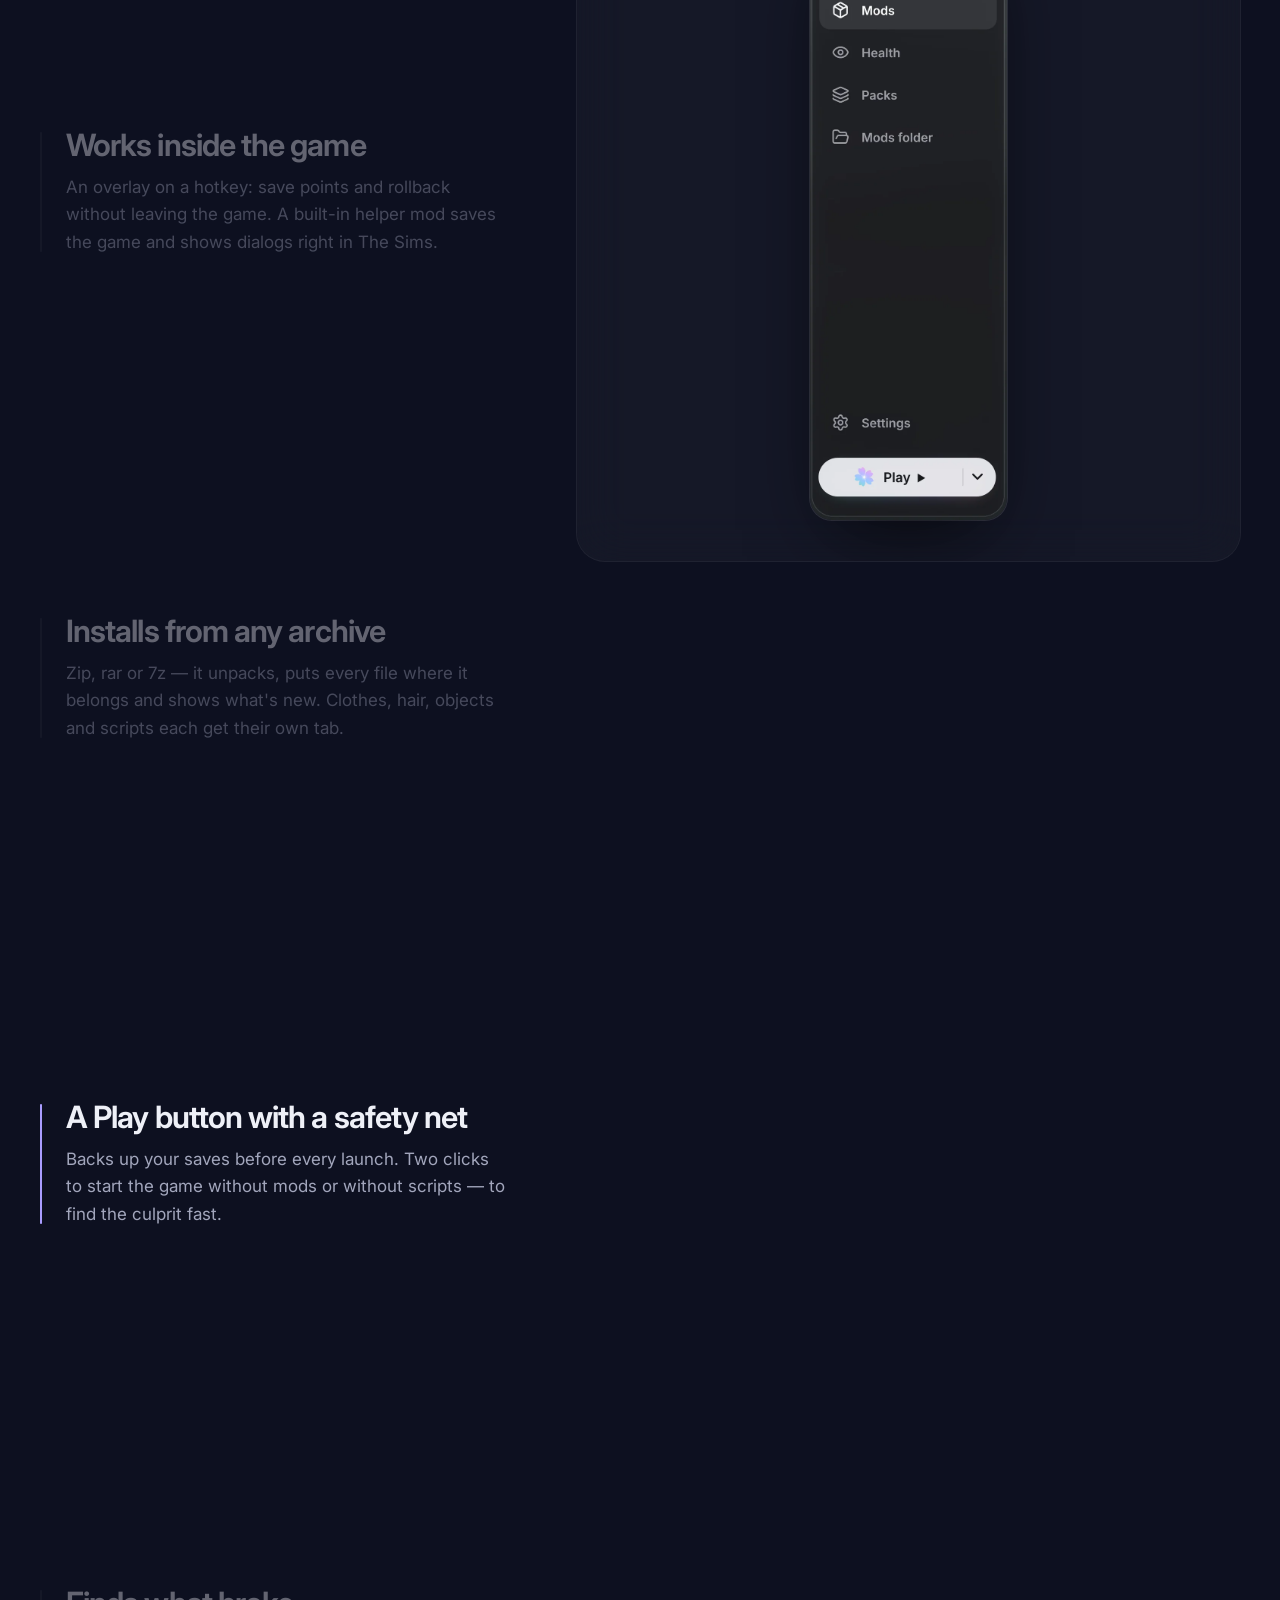
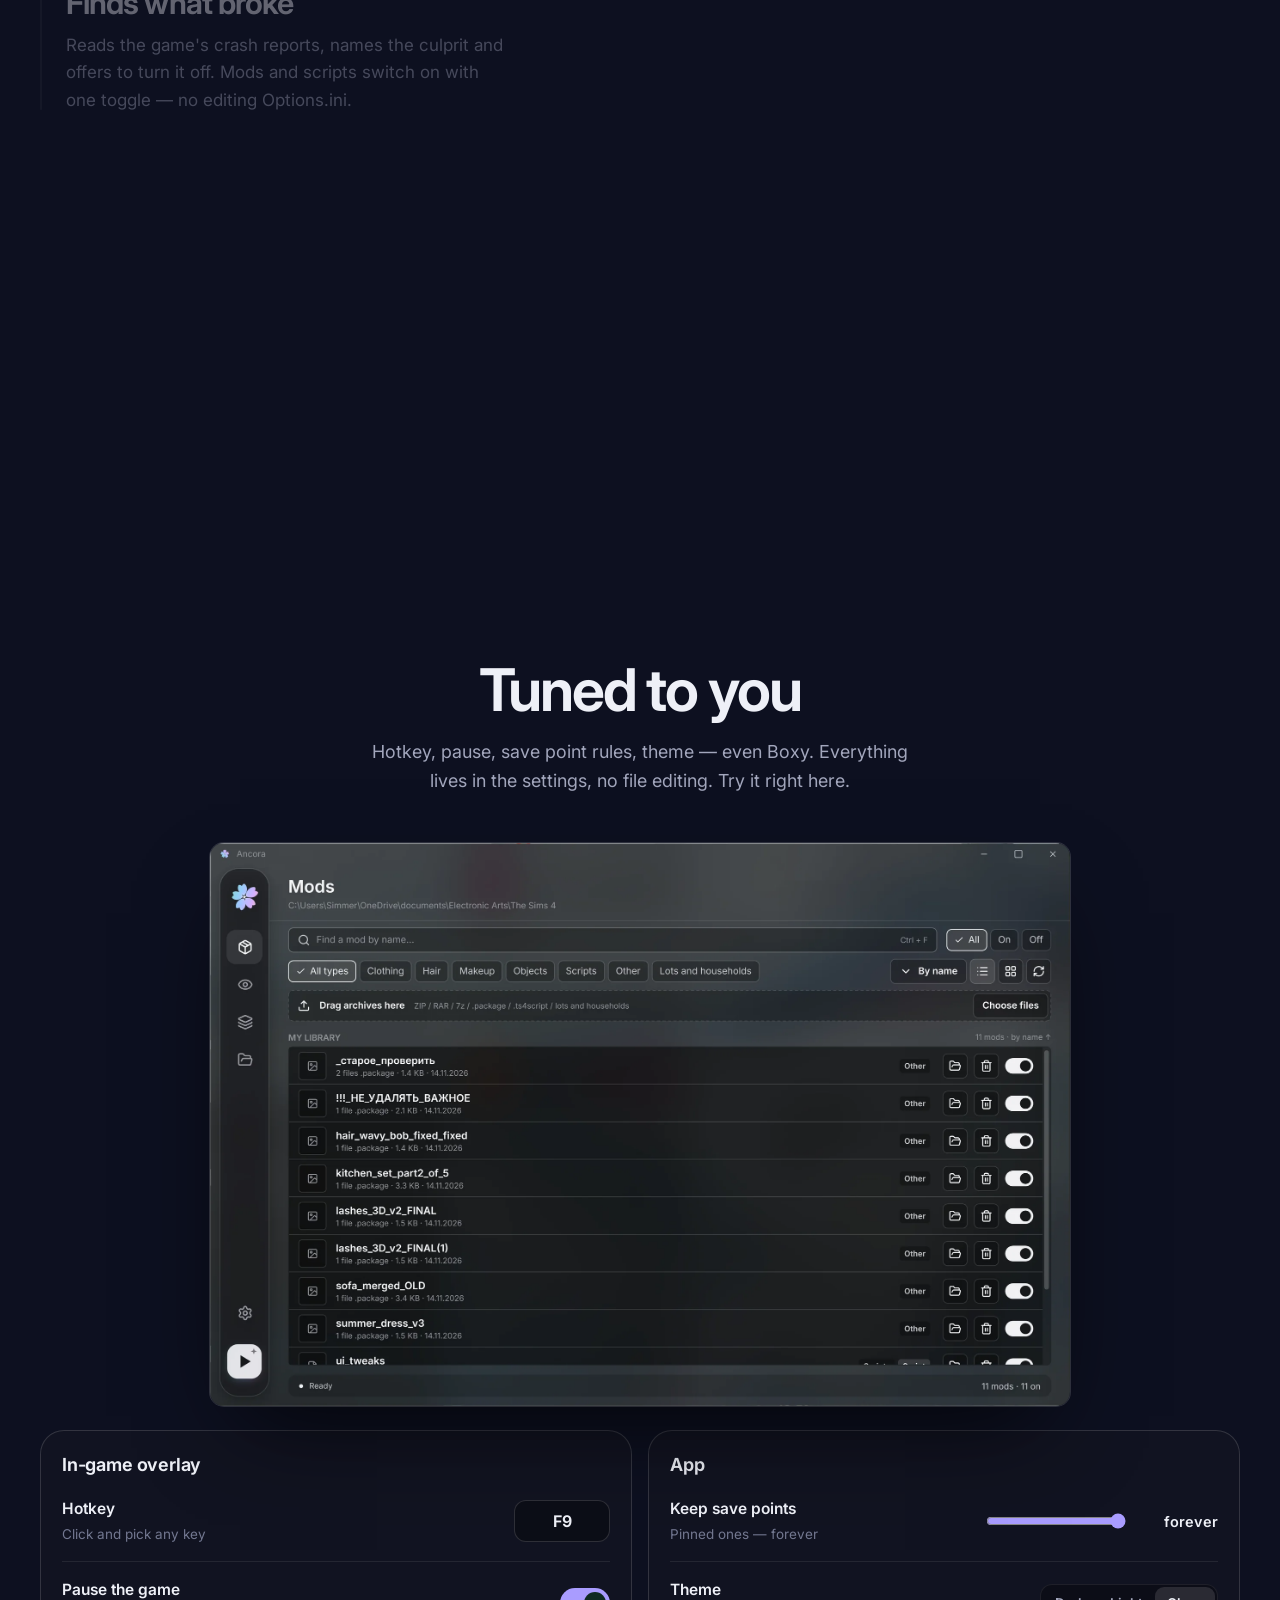
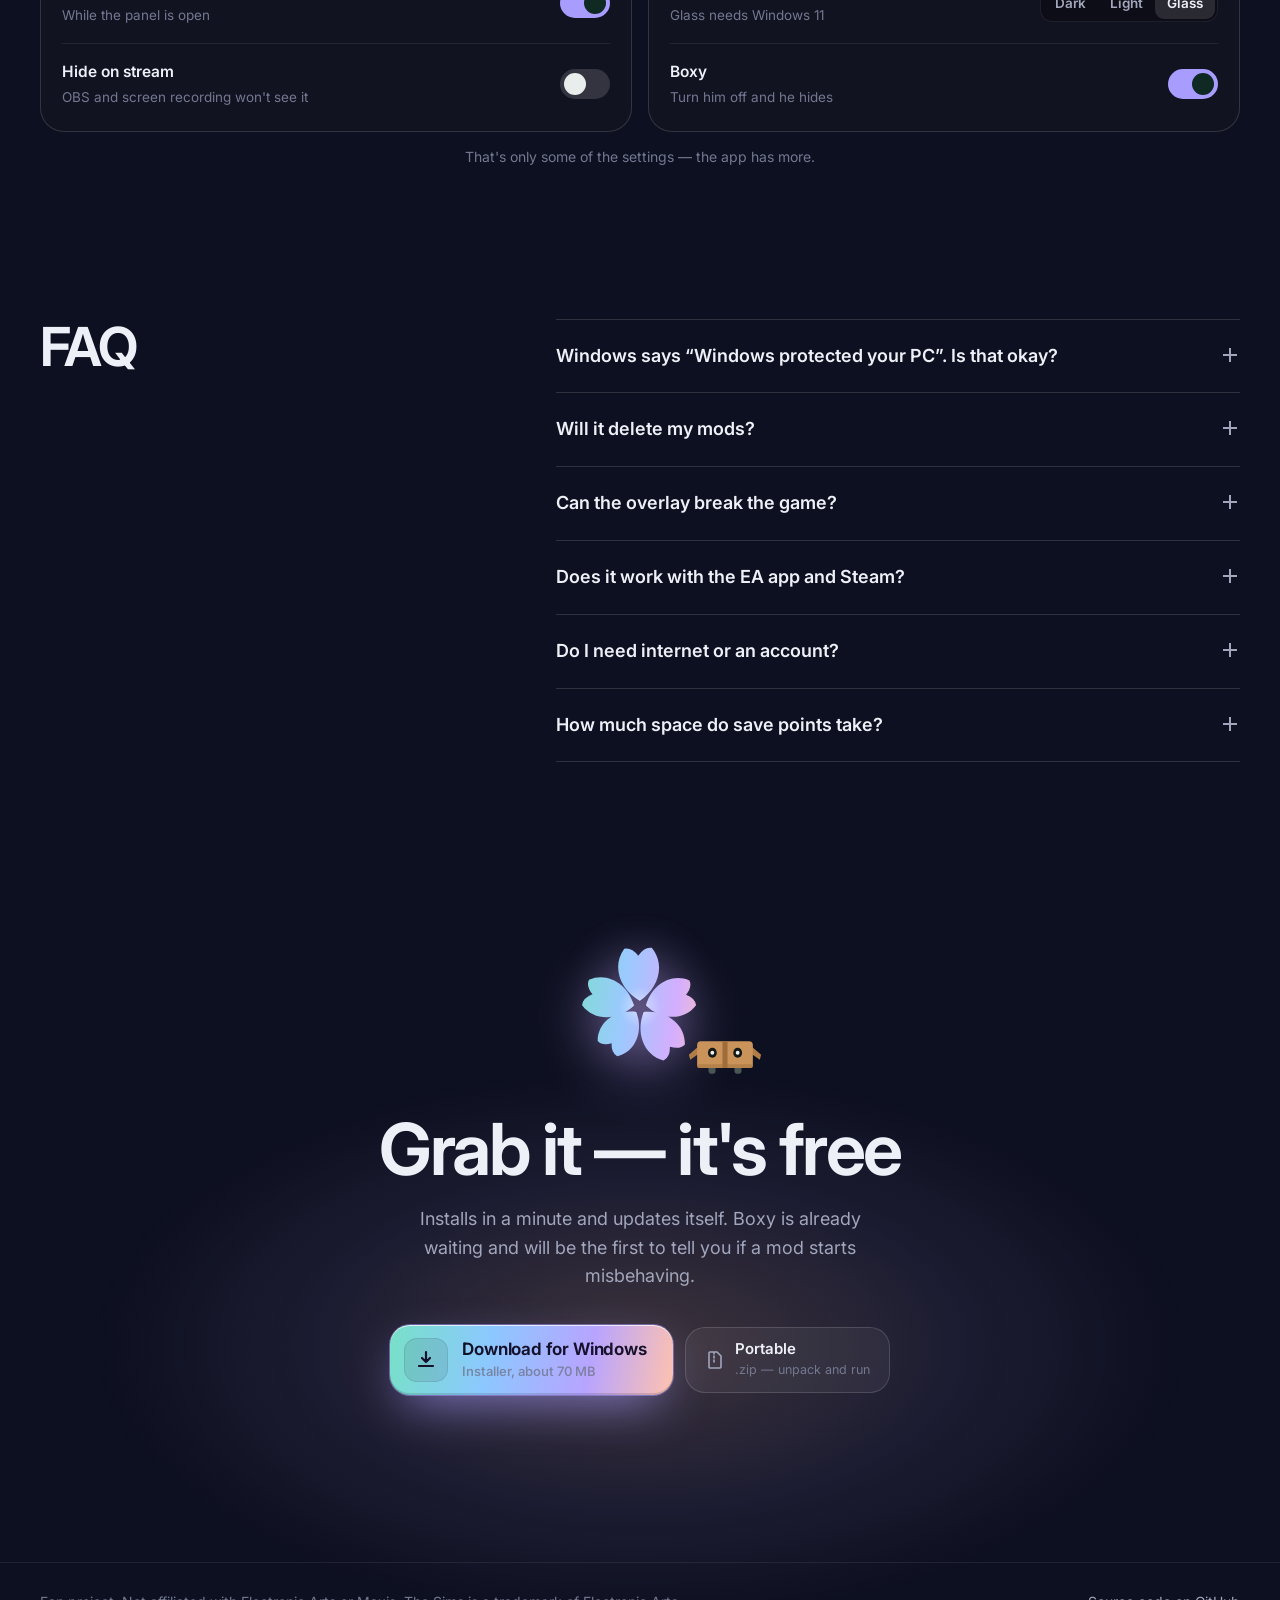
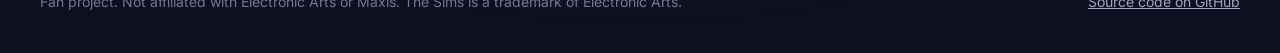
<file: site/en/index.html>
<!DOCTYPE html>
<html lang="en">
<head>
<meta charset="utf-8">
<meta name="viewport" content="width=device-width, initial-scale=1">
<title>Ancora — a client for The Sims 4</title>
<meta name="description" content="A free client for The Sims 4: installs mods from archives, finds the mod that crashed your game and rolls back saves right from inside the game.">
<meta name="theme-color" content="#0D1020">
<link rel="icon" href="../img/mark.svg" type="image/svg+xml">
<link rel="icon" href="../logo.png" type="image/png">
<link rel="alternate" hreflang="ru" href="https://drowwithskadi.github.io/SimsModManager/">
<link rel="alternate" hreflang="en" href="https://drowwithskadi.github.io/SimsModManager/en/">
<link rel="alternate" hreflang="x-default" href="https://drowwithskadi.github.io/SimsModManager/en/">
<meta property="og:type" content="website">
<meta property="og:title" content="Ancora — a client for The Sims 4">
<meta property="og:description" content="A free client for The Sims 4: installs mods from archives, finds the mod that crashed your game and rolls back saves right from inside the game.">
<meta property="og:image" content="https://drowwithskadi.github.io/SimsModManager/og-en.jpg">
<meta property="og:image:width" content="1200">
<meta property="og:image:height" content="630">
<meta name="twitter:card" content="summary_large_image">
<link rel="preconnect" href="https://fonts.googleapis.com">
<link rel="preconnect" href="https://fonts.gstatic.com" crossorigin>
<link href="https://fonts.googleapis.com/css2?family=Inter:opsz,wght@14..32,400..700&display=swap" rel="stylesheet">
<link rel="preload" as="image" href="../img/en/library.webp">
<link rel="stylesheet" href="../style.css">
</head>
<body>
<div class="wallpaper" aria-hidden="true"><i></i><i></i><i></i></div>
<div class="sky" id="sky" aria-hidden="true"></div>

<template id="sakura-svg"><svg viewBox="0 0 120 120" class="mk sk idle on" aria-hidden="true"><defs><linearGradient id="g__ID__" gradientUnits="userSpaceOnUse" x1="14" y1="106" x2="106" y2="14"><stop offset="0" stop-color="#77E1C7"/><stop offset=".4" stop-color="#9CC9FF"/><stop offset=".72" stop-color="#D4AEFF"/><stop offset="1" stop-color="#FFC4B0"/><animateTransform attributeName="gradientTransform" type="rotate" values="0 60 60;360 60 60" dur="30s" repeatCount="indefinite"/></linearGradient><radialGradient id="c__ID__" gradientUnits="userSpaceOnUse" cx="60" cy="60" r="17"><stop offset="0" stop-color="#fff" stop-opacity=".9"/><stop offset=".45" stop-color="#fff" stop-opacity=".25"/><stop offset="1" stop-color="#fff" stop-opacity="0"/></radialGradient></defs><mask id="pm__ID__" maskUnits="userSpaceOnUse" x="0" y="0" width="120" height="120"><g class="rot"><g transform="rotate(-2 60 60)"><g class="pe pe0" style="animation-delay:0.0s"><path transform="translate(60 60)" d="M0 -5 C-15.00 -14.00 -22.00 -33.00 -11.00 -47.00 Q-5.00 -48.00 0 -41.00 Q5.00 -48.00 11.00 -47.00 C22.00 -33.00 15.00 -14.00 0 -5Z" fill="#fff"/></g></g><g transform="rotate(75 60 60)"><g class="pe pe1" style="animation-delay:-1.1s"><path transform="translate(60 60)" d="M0 -5 C-13.95 -13.02 -20.46 -30.69 -10.23 -43.71 Q-4.65 -44.64 0 -38.13 Q4.65 -44.64 10.23 -43.71 C20.46 -30.69 13.95 -13.02 0 -5Z" fill="#fff"/></g></g><g transform="rotate(143 60 60)"><g class="pe pe2" style="animation-delay:-2.2s"><path transform="translate(60 60)" d="M0 -5 C-14.55 -13.58 -21.34 -32.01 -10.67 -45.59 Q-4.85 -46.56 0 -39.77 Q4.85 -46.56 10.67 -45.59 C21.34 -32.01 14.55 -13.58 0 -5Z" fill="#fff"/></g></g><g transform="rotate(218 60 60)"><g class="pe pe3" style="animation-delay:-3.3s"><path transform="translate(60 60)" d="M0 -5 C-13.50 -12.60 -19.80 -29.70 -9.90 -42.30 Q-4.50 -43.20 0 -36.90 Q4.50 -43.20 9.90 -42.30 C19.80 -29.70 13.50 -12.60 0 -5Z" fill="#fff"/></g></g><g transform="rotate(285 60 60)"><g class="pe pe4" style="animation-delay:-4.4s"><path transform="translate(60 60)" d="M0 -5 C-14.40 -13.44 -21.12 -31.68 -10.56 -45.12 Q-4.80 -46.08 0 -39.36 Q4.80 -46.08 10.56 -45.12 C21.12 -31.68 14.40 -13.44 0 -5Z" fill="#fff"/></g></g></g></mask><g class="fl"><rect x="0" y="0" width="120" height="120" fill="url(#g__ID__)" mask="url(#pm__ID__)"/><g mask="url(#pm__ID__)"><circle cx="60" cy="60" r="17" fill="url(#c__ID__)"/></g><path class="cs" d="M60 51.5 Q61.36 58.64 68.5 60 Q61.36 61.36 60 68.5 Q58.64 61.36 51.5 60 Q58.64 58.64 60 51.5Z" fill="#FFFFFF"/></g><g class="fall"><path transform="translate(96 30) rotate(30) scale(.28)" d="M0 -5 C-15.00 -14.00 -22.00 -33.00 -11.00 -47.00 Q-5.00 -48.00 0 -41.00 Q5.00 -48.00 11.00 -47.00 C22.00 -33.00 15.00 -14.00 0 -5Z" fill="url(#g__ID__)"/></g></svg></template>

<template id="buddy-svg">
  <svg viewBox="0 -4 120 66" aria-hidden="true">
    <rect x="34" y="44" width="11" height="13" rx="4" fill="#4A5654"/>
    <rect x="75" y="44" width="11" height="13" rx="4" fill="#4A5654"/>
    <g class="body">
      <polygon class="flap-l" points="18,14 3,27 5,35 18,26" fill="#B07D46"/>
      <polygon class="flap-r" points="102,14 117,27 115,35 102,26" fill="#B07D46"/>
      <rect x="16" y="6" width="88" height="42" rx="6" fill="#C9935A"/>
      <rect x="16" y="42" width="88" height="6" rx="3" fill="#B5824B"/>
      <rect x="56" y="6" width="8" height="42" fill="#9E6D3A"/>
      <g class="eyes">
        <ellipse cx="40" cy="24" rx="7" ry="8" fill="#141817"/><circle class="pupil" cx="40" cy="24" r="3" fill="#F2F2EE"/>
        <ellipse cx="80" cy="24" rx="7" ry="8" fill="#141817"/><circle class="pupil" cx="80" cy="24" r="3" fill="#F2F2EE"/>
      </g>
      <path class="happy" d="M34,27 Q40,19 46,27 M74,27 Q80,19 86,27" stroke="#141817" stroke-width="3.2" fill="none" stroke-linecap="round"/>
      <g class="blush"><ellipse cx="29" cy="33" rx="5" ry="2.5" fill="#F08FA6"/><ellipse cx="91" cy="33" rx="5" ry="2.5" fill="#F08FA6"/></g>
    </g>
  </svg>
</template>

<nav class="nav" aria-label="Sections">
  <a class="brand" href="#top"><img src="../img/mark.svg" alt=""><span>Ancora</span></a>
  <a class="link" href="#ingame">In game</a>
  <a class="link" href="#features">Why it&#x27;s different</a>
  <a class="link" href="#tune">Settings</a>
  <a class="link" href="#faq">FAQ</a>
  <span class="lang"><a href="../" hreflang="ru" data-lang="ru" aria-current="false">RU</a><a href="./" hreflang="en" data-lang="en" aria-current="true">EN</a></span>
  <a class="btn btn-mint" href="#download">Download</a>
</nav>

<main id="top">
  <section class="hero">
    <div class="wrap intro">
      <div class="app-icon" data-sakura><img src="../img/mark.svg" width="256" height="256" alt=""></div>
      <h1><span>The Sims 4 client</span> <span>that keeps your game safe</span></h1>
      <p class="lead">Installs mods from any archive, finds what crashed your game and rolls back your save right inside the game. Everything else is yours to tune.</p>
      <div class="actions">
        <a class="dl is-desktop-only" href="https://github.com/DrowWithSkadi/SimsModManager/releases/download/dev/Ancora-win-Setup.exe">
          <span class="ic"><svg viewBox="0 0 20 20" aria-hidden="true"><path d="M10 2v10m0 0l-4-4m4 4l4-4M3 16h14" fill="none" stroke="currentColor" stroke-width="2.2" stroke-linecap="round" stroke-linejoin="round"/></svg></span>
          <span><b>Download for Windows</b><small>Installer, about 70 MB</small></span>
        </a>
        <a class="btn btn-glass" href="#ingame">See it in game</a>
      </div>
      <p class="meta">Free. Open source, no account, no ads.</p>
    </div>

    <div class="showcase" id="showcase">
      <div class="window" id="window">
        <img src="../img/en/library.webp" width="2000" height="1309" alt="Ancora window: a mod library with cards, type filters and a drop zone for archives">
        <div class="dropzone" aria-hidden="true"></div>
        <div class="box-buddy" data-buddy id="hero-buddy"><span class="bubble">Pet me</span></div>
        <div class="toast" id="toast" role="status"><b>✓</b>Installed 3 mods from “summer-dresses.zip”</div>
      </div>
      <button class="zip is-desktop-only" id="zip" type="button" aria-label="Sample mod archive: drag it into the app window or press it">
        <span class="hint">Drop me in the window
          <svg viewBox="0 0 24 24" fill="none" stroke="currentColor" stroke-width="2" stroke-linecap="round"><path d="M6 4c6 1 10 6 11 14m0 0l3-4m-3 4l-4-2"/></svg>
        </span>
        <svg class="file" viewBox="0 0 64 80" aria-hidden="true">
          <path d="M6 2h36l18 18v54a4 4 0 0 1-4 4H6a4 4 0 0 1-4-4V6a4 4 0 0 1 4-4z" fill="#F1E8D6"/>
          <path d="M42 2v14a4 4 0 0 0 4 4h14" fill="#D9CDB4"/>
          <path d="M25 2h8v4h-8zm0 8h8v4h-8zm0 8h8v4h-8zm0 8h8v4h-8z" fill="#8F7A55"/>
          <rect x="22" y="34" width="14" height="16" rx="3" fill="#8F7A55"/><rect x="26" y="40" width="6" height="4" rx="1" fill="#F1E8D6"/>
          <text x="32" y="68" text-anchor="middle" font-family="Inter, sans-serif" font-size="11" font-weight="700" fill="#6B5B3E">ZIP</text>
        </svg>
        <span class="name">summer-dresses.zip</span>
      </button>
    </div>
  </section>

  <section class="sec" id="mess" aria-labelledby="mess-h">
    <div class="wrap">
      <div class="sec-head center">
        <h2 id="mess-h">Your Mods folder, minus the mess</h2>
        <p>Hundreds of cryptic file names, duplicates, old versions and archives nobody unpacked. Drag the slider to compare.</p>
      </div>
      <div class="compare" id="compare" role="slider" tabindex="0" aria-label="Comparison: the Mods folder in File Explorer and the library in the app" aria-valuemin="0" aria-valuemax="100" aria-valuenow="50">
        <div class="after"><img src="../img/en/library-light.webp" width="2000" height="1309" loading="lazy" alt="The same Mods folder in Ancora: a list of mods with types and toggles, problems flagged"></div>
        <div class="before" aria-hidden="true">
          <div class="explorer">
            <div class="tb"><span>📁</span><span>Mods</span><span class="ctl">— ▢ ✕</span></div>
            <div class="addr"><i>›</i> Documents › Electronic Arts › The Sims 4 › Mods</div>
            <div class="files">
              <div class="hdr"><span>Name</span><span>Date modified</span><span>Type</span><span>Size</span></div>
              <div class="f"><span><i class="ico dir"></i>New folder (3)</span><small>12.03.2026 22:14</small><small>File folder</small><small></small></div>
              <div class="f"><span><i class="ico dir"></i>!!!_DO_NOT_DELETE</span><small>02.01.2026 18:40</small><small>File folder</small><small></small></div>
              <div class="f"><span><i class="ico dir"></i>_old_check_later</span><small>19.11.2025 13:02</small><small>File folder</small><small></small></div>
              <div class="f"><span><i class="ico pkg"></i>hair_wavy_bob_fixed_fixed.package</span><small>08.11.2026 21:35</small><small>PACKAGE File</small><small>4 812 KB</small></div>
              <div class="f"><span><i class="ico pkg"></i>lashes_3D_v2_FINAL(1).package</span><small>08.11.2026 21:35</small><small>PACKAGE File</small><small>733 KB</small></div>
              <div class="f"><span><i class="ico pkg"></i>lashes_3D_v2_FINAL.package</span><small>08.11.2026 21:34</small><small>PACKAGE File</small><small>733 KB</small></div>
              <div class="f"><span><i class="ico pkg"></i>sofa_merged_OLD.package</span><small>14.06.2025 10:11</small><small>PACKAGE File</small><small>21 330 KB</small></div>
              <div class="f sel"><span><i class="ico zipf"></i>eyebrows_pack.zip</span><small>07.11.2026 19:58</small><small>Compressed (zipped) Folder</small><small>18 204 KB</small></div>
              <div class="f"><span><i class="ico scr"></i>ui_tweaks_OLD.ts4script</span><small>22.02.2024 16:47</small><small>TS4SCRIPT File</small><small>312 KB</small></div>
              <div class="f"><span><i class="ico scr"></i>ui_tweaks.ts4script</span><small>03.10.2026 12:05</small><small>TS4SCRIPT File</small><small>318 KB</small></div>
              <div class="f"><span><i class="ico txt"></i>readme (2).txt</span><small>07.11.2026 19:58</small><small>Text Document</small><small>2 KB</small></div>
              <div class="f"><span><i class="ico pkg"></i>summer_dress_v3.package</span><small>05.11.2026 23:11</small><small>PACKAGE File</small><small>6 120 KB</small></div>
              <div class="f"><span><i class="ico sys"></i>Thumbs.db</span><small>12.03.2026 22:14</small><small>Data Base File</small><small>96 KB</small></div>
              <div class="f"><span><i class="ico pkg"></i>kitchen_set_part2_of_5.package</span><small>28.09.2026 17:30</small><small>PACKAGE File</small><small>11 404 KB</small></div>
              <div class="f"><span><i class="ico txt"></i>lastException_2611.txt</span><small>26.11.2025 01:12</small><small>Text Document</small><small>4 KB</small></div>
            </div>
          </div>
        </div>
        <span class="tag l">File Explorer</span>
        <span class="tag r">Ancora</span>
        <div class="handle" aria-hidden="true"><span><svg viewBox="0 0 24 24" fill="none" stroke="currentColor" stroke-width="2.2" stroke-linecap="round" stroke-linejoin="round"><path d="M9 6l-6 6 6 6M15 6l6 6-6 6"/></svg></span></div>
      </div>
    </div>
  </section>

  <section class="sec" id="ingame" aria-labelledby="ingame-h">
    <div class="wrap">
      <div class="sec-head center">
        <h2 id="ingame-h">Save points right in the game</h2>
        <p>Press F9 and a panel slides in from the left. Make a save point before a wedding, a move or a cheat experiment — and come back to it whenever you like.</p>
      </div>

      <div class="ingame" id="ingame-demo" data-phase="0">
        <figure>
          <img src="../img/ingame.webp" width="1544" height="1029" loading="lazy" alt="The Sims 4 with the Ancora panel open on the left: a list of save points with Roll back buttons">
          <span class="focus-ring" aria-hidden="true"></span>
          <span class="ripple" id="ripple" aria-hidden="true"></span>
          <div class="dim" aria-hidden="true"></div>
          <div class="sims-dialog" aria-hidden="true">
            <h4>Ancora</h4>
            <p>Go back to the save point? Your current game is already saved as a separate point. The game will exit to the main menu — press Continue there.</p>
            <div class="btns"><span>Go back</span><span>Stay</span></div>
          </div>
          <svg class="cursor" id="cursor" viewBox="0 0 24 24" aria-hidden="true"><path d="M4 2l16 9.5-7 1.6 3.9 7.4-3 1.5-3.8-7.5L4 19z" fill="#fff" stroke="#111" stroke-width="1.2" stroke-linejoin="round"/></svg>
        </figure>
        <span class="keycap" id="keycap" aria-hidden="true">F9</span>
      </div>

      <div class="timeline" id="timeline" aria-label="How rolling back works">
        <div class="track">
          <div class="ghost"></div>
          <div class="fill"></div>
          <span class="rewind-tip" aria-hidden="true"></span>
          <span class="mark" data-at="0" style="left:0%"></span>
          <span class="mark" data-at="1" style="left:45%"></span>
          <span class="mark" data-at="2" style="left:100%"></span>
          <svg class="rewind-arc" viewBox="0 0 600 74" preserveAspectRatio="none" aria-hidden="true">
            <path d="M596 70 C 480 -6, 120 -6, 4 66" fill="none" stroke="#77E1C7" stroke-width="2" vector-effect="non-scaling-stroke"/>
          </svg>
          <span class="rewind-label">Back to the save point</span>
          <span class="head" aria-hidden="true"><svg viewBox="0 0 14 14"><path d="M3 1.5l9 5.5-9 5.5z" fill="currentColor"/></svg></span>
        </div>
        <div class="moments">
          <div class="moment first" data-m="0" style="left:0%"><span class="when">Friday, 6:40 PM</span><h3>Make a save point</h3><p>The game saves itself, and the copy is kept separately so your save list stays clean.</p></div>
          <div class="moment" data-m="1" style="left:45%"><span class="when">Saturday, 9:10 PM</span><h3>Keep playing</h3><p>A wedding, a move, cheats — anything. Pin the points that matter.</p></div>
          <div class="moment last" data-m="2" style="left:100%"><span class="when">Now</span><h3>Didn&#x27;t like it? Go back</h3><p>Confirm in the game&#x27;s own dialog and press Continue. Your current game is saved too.</p></div>
        </div>
      </div>
    </div>
  </section>

  <section class="sec" id="features" aria-labelledby="features-h">
    <div class="wrap">
      <div class="sec-head">
        <h2 id="features-h">How it differs from a regular mod manager</h2>
        <p>A regular manager just sorts files. Ancora also works inside the game, watches your mods and protects your saves.</p>
      </div>
      <div class="features">
        <div class="f-list">
          <article class="f-item on" data-f="0"><h3>Works inside the game</h3><p>An overlay on a hotkey: save points and rollback without leaving the game. A built-in helper mod saves the game and shows dialogs right in The Sims.</p><img class="f-shot" src="../img/ingame.webp" width="1544" height="1029" loading="lazy" alt=""></article>
          <article class="f-item" data-f="1"><h3>Installs from any archive</h3><p>Zip, rar or 7z — it unpacks, puts every file where it belongs and shows what&#x27;s new. Clothes, hair, objects and scripts each get their own tab.</p><img class="f-shot crop" src="../img/en/toolbar.webp" width="1800" height="695" loading="lazy" alt=""></article>
          <article class="f-item" data-f="2"><h3>A Play button with a safety net</h3><p>Backs up your saves before every launch. Two clicks to start the game without mods or without scripts — to find the culprit fast.</p><img class="f-shot tall" src="../img/en/sidebar.webp" width="520" height="1583" loading="lazy" alt=""></article>
          <article class="f-item" data-f="3"><h3>Finds what broke</h3><p>Reads the game&#x27;s crash reports, names the culprit and offers to turn it off. Mods and scripts switch on with one toggle — no editing Options.ini.</p><img class="f-shot crop" src="../img/en/game-switches.webp" width="1300" height="378" loading="lazy" alt=""></article>
        </div>
        <div class="f-stage" aria-hidden="true">
          <figure class="wide on" data-f="0"><img src="../img/ingame.webp" width="1544" height="1029" loading="lazy" alt=""></figure>
          <figure class="wide" data-f="1"><img src="../img/en/toolbar.webp" width="1800" height="695" loading="lazy" alt=""></figure>
          <figure class="tall" data-f="2"><img src="../img/en/sidebar.webp" width="520" height="1583" loading="lazy" alt=""></figure>
          <figure class="wide" data-f="3"><img src="../img/en/game-switches.webp" width="1300" height="378" loading="lazy" alt=""></figure>
        </div>
      </div>
    </div>
  </section>

  <section class="sec" id="tune" aria-labelledby="tune-h">
    <div class="wrap">
      <div class="sec-head center">
        <h2 id="tune-h">Tuned to you</h2>
        <p>Hotkey, pause, save point rules, theme — even Boxy. Everything lives in the settings, no file editing. Try it right here.</p>
      </div>
      <!-- Окно программы: меняет тему вместе с переключателем «Оформление» ниже -->
      <figure class="theme-preview" id="theme-preview" data-theme="glass">
        <img class="t-dark" src="../img/en/library-dark.webp" width="2000" height="1309" loading="lazy" alt="Ancora in the dark theme">
        <img class="t-light" src="../img/en/library-light.webp" width="2000" height="1309" loading="lazy" alt="Ancora in the light theme">
        <img class="t-glass" src="../img/en/library.webp" width="2000" height="1309" loading="lazy" alt="Ancora in the Glass theme — the blurred wallpaper shows through">
      </figure>
      <div class="tune">
        <div class="panel">
          <h3>In-game overlay</h3>
          <div class="opt">
            <span class="lbl"><b>Hotkey</b><small>Click and pick any key</small></span>
            <button class="key-pick" id="key-pick" type="button">F9</button>
          </div>
          <div class="opt">
            <span class="lbl"><b>Pause the game</b><small>While the panel is open</small></span>
            <button class="switch" role="switch" aria-checked="true" aria-label="Pause the game"></button>
          </div>
          <div class="opt">
            <span class="lbl"><b>Hide on stream</b><small>OBS and screen recording won&#x27;t see it</small></span>
            <button class="switch" role="switch" aria-checked="false" aria-label="Hide on stream"></button>
          </div>
        </div>
        <div class="panel">
          <h3>App</h3>
          <div class="opt">
            <span class="lbl"><b>Keep save points</b><small>Pinned ones — forever</small></span>
            <span class="range"><input type="range" id="keep" min="7" max="98" step="7" value="98" aria-label="Keep save points"><output id="keep-out">forever</output></span>
          </div>
          <div class="opt">
            <span class="lbl"><b>Theme</b><small>Glass needs Windows 11</small></span>
            <span class="seg" role="group" aria-label="Theme" id="theme-seg"><button type="button" data-theme="dark" aria-pressed="false">Dark</button><button type="button" data-theme="light" aria-pressed="false">Light</button><button type="button" data-theme="glass" aria-pressed="true">Glass</button></span>
          </div>
          <div class="opt">
            <span class="lbl"><b>Boxy</b><small>Turn him off and he hides</small></span>
            <button class="switch" role="switch" aria-checked="true" id="buddy-switch" aria-label="Boxy"></button>
          </div>
        </div>
      </div>
      <p class="tune-note center-text">That&#x27;s only some of the settings — the app has more.</p>
    </div>
  </section>

  <section class="sec" id="faq" aria-labelledby="faq-h">
    <div class="wrap faq-wrap">
      <h2 id="faq-h">FAQ</h2>
      <div class="faq">
        <details><summary>Windows says “Windows protected your PC”. Is that okay?</summary>
          <p>Yes. Windows shows this for any new app without a paid code-signing certificate. Click “More info”, then “Run anyway”. The source code is open on GitHub for anyone to check.</p></details>
        <details><summary>Will it delete my mods?</summary>
          <p>Not unless you ask. Fixes only turn mods off by moving them to a “Mods (disabled)” folder. One click turns them back on.</p></details>
        <details><summary>Can the overlay break the game?</summary>
          <p>No. It's a separate window on top of the game: it doesn't hook into the game or touch its files. Use “Windowed Fullscreen” or “Windowed” display mode.</p></details>
        <details><summary>Does it work with the EA app and Steam?</summary>
          <p>Yes. It finds the game on its own and launches it through the right launcher. If it can't, it asks once where the game is.</p></details>
        <details><summary>Do I need internet or an account?</summary>
          <p>No. Everything runs on your computer with no sign-up. Internet is only used for app updates.</p></details>
        <details><summary>How much space do save points take?</summary>
          <p>One point is about the size of the save itself — usually a few megabytes. You set limits by count, age or size in the settings.</p></details>
      </div>
    </div>
  </section>

  <section class="download" id="download" aria-labelledby="dl-h">
    <div class="wrap">
      <div class="scene">
        <div class="crystal" id="crystal" data-sakura><img src="../img/mark.svg" width="256" height="256" alt=""></div>
        <div class="box-buddy" data-buddy><span class="bubble">Waiting for you!</span></div>
      </div>
      <h2 id="dl-h">Grab it — it&#x27;s free</h2>
      <p>Installs in a minute and updates itself. Boxy is already waiting and will be the first to tell you if a mod starts misbehaving.</p>
      <div class="actions is-desktop-only">
        <a class="dl" href="https://github.com/DrowWithSkadi/SimsModManager/releases/download/dev/Ancora-win-Setup.exe">
          <span class="ic"><svg viewBox="0 0 20 20" aria-hidden="true"><path d="M10 2v10m0 0l-4-4m4 4l4-4M3 16h14" fill="none" stroke="currentColor" stroke-width="2.2" stroke-linecap="round" stroke-linejoin="round"/></svg></span>
          <span><b>Download for Windows</b><small>Installer, about 70 MB</small></span>
        </a>
        <a class="dl-alt" href="https://github.com/DrowWithSkadi/SimsModManager/releases/download/dev/Ancora-win-Portable.zip">
          <svg viewBox="0 0 20 20" aria-hidden="true"><path d="M5 2h7l4 4v11a1 1 0 0 1-1 1H5a1 1 0 0 1-1-1V3a1 1 0 0 1 1-1zM9 2v2m0 2v2m0 2v2" fill="none" stroke="currentColor" stroke-width="1.6" stroke-linecap="round" stroke-linejoin="round"/></svg>
          <span><b>Portable</b><small>.zip — unpack and run</small></span>
        </a>
      </div>
      <div class="to-pc">
        <p>Ancora runs on Windows PCs. Copy the link and open it on your computer.</p>
        <div class="row"><input id="pc-link" readonly value="https://drowwithskadi.github.io/SimsModManager/en/" aria-label="Site link"><button type="button" id="pc-copy">Copy</button></div>
      </div>
      <p class="release" id="release"></p>
    </div>
  </section>
</main>

<footer>
  <div class="wrap">
    <span>Fan project. Not affiliated with Electronic Arts or Maxis. The Sims is a trademark of Electronic Arts.</span>
    <a href="https://github.com/DrowWithSkadi/SimsModManager">Source code on GitHub</a>
  </div>
</footer>

<script id="i18n" type="application/json">{"lang": "en", "pet": "Pet me", "installed": "Unpacked! It's in the game", "listen": "Press a key…", "forever": "forever", "days": "{n} days", "copied": "Copied", "release": "Version {v} · updated {when}", "today": "today", "yesterday": "yesterday", "daysAgo": "{n} days ago", "downloads": " · downloaded {n} times"}</script>
<script src="../app.js"></script>
</body>
</html>
</file>
<file: site/style.css>
/*
  Сайт — продолжение самой программы: тёмное стекло поверх «обоев», живая сакура Ancora, Inter.
  Палитра — пастельная ночь, которая к концу страницы светлеет до рассвета.
  Вместо карточек и списков — живые моменты из программы:
  архив можно бросить в окно, Коробок следит за курсором, откат показан на шкале времени игры,
  настройки можно потрогать прямо на странице.
  Общий файл для русской и английской версии; страницы собираются из site/src (tools/build_site.py).
*/
:root {
  --bg: #0D1020;
  --w1: #3A4A9A; --w2: #6A4C9C; --w3: #2E6F78;
  --glass: rgba(24, 26, 44, .58);
  --line: rgba(255, 255, 255, .08);
  --line-strong: rgba(255, 255, 255, .14);
  --text: #EEF0F7;
  --muted: #A2A6BC;
  --faint: #737891;
  --mint: #A99CFF;   /* акцент Ancora — сиреневый из сакуры (имя переменной осталось с прежнего мятного) */
  --on-mint: #15112B;
  --lilac: #C6A8FF;
  --glow: 198, 168, 255;   /* сиреневое свечение вокруг сакуры */
  --font: "Inter", "Segoe UI", system-ui, sans-serif;
  --ease: cubic-bezier(.2, .8, .2, 1);
  color-scheme: dark;
}
* { box-sizing: border-box; }
html { -webkit-text-size-adjust: 100%; scroll-behavior: smooth; overflow-x: clip; }
body { margin: 0; background: var(--bg); transition: background-color .4s linear; color: var(--text); font-family: var(--font); font-size: 17px; line-height: 1.6; -webkit-font-smoothing: antialiased; overflow-x: hidden; }
img { display: block; max-width: 100%; height: auto; }
a { color: inherit; }
h1, h2, h3 { margin: 0; font-weight: 650; letter-spacing: -0.035em; line-height: 1.04; text-wrap: balance; }
p { margin: 0; }
:focus-visible { outline: 2px solid var(--mint); outline-offset: 3px; border-radius: 12px; }
.wrap { width: min(1200px, 100% - 40px); margin-inline: auto; }

/* «Обои» рабочего стола за стеклом программы, с лёгким зерном */
.wallpaper { position: fixed; inset: 0; z-index: -1; pointer-events: none; overflow: hidden; }
.wallpaper i { position: absolute; border-radius: 50%; filter: blur(110px); }
.wallpaper i:nth-child(1) { width: 60vw; height: 60vw; left: -18vw; top: -26vw; background: var(--w1); opacity: .6; }
.wallpaper i:nth-child(2) { width: 46vw; height: 46vw; right: -16vw; top: 6vh; background: var(--w2); opacity: .5; }
.wallpaper i:nth-child(3) { width: 40vw; height: 40vw; left: 30vw; bottom: -30vw; background: var(--w3); opacity: .42; }
.wallpaper::after { content: ""; position: absolute; inset: 0; opacity: .07; mix-blend-mode: overlay;
  background-image: url("data:image/svg+xml,%3Csvg xmlns='http://www.w3.org/2000/svg' width='160' height='160'%3E%3Cfilter id='n'%3E%3CfeTurbulence type='fractalNoise' baseFrequency='.9' numOctaves='3' stitchTiles='stitch'/%3E%3C/filter%3E%3Crect width='100%25' height='100%25' filter='url(%23n)'/%3E%3C/svg%3E"); }

/* ── Шапка-капсула, как боковая панель программы ── */
.nav { position: fixed; top: 16px; left: 50%; transform: translateX(-50%); z-index: 50; width: max-content; max-width: calc(100% - 24px);
  display: flex; align-items: center; gap: 4px; padding: 6px 6px 6px 14px; border-radius: 999px;
  background: rgba(14, 16, 30, .72); border: 1px solid var(--line); backdrop-filter: blur(18px) saturate(1.3); -webkit-backdrop-filter: blur(18px) saturate(1.3); white-space: nowrap; }
.nav .brand { display: flex; align-items: center; gap: 8px; text-decoration: none; font-weight: 600; font-size: 15px; margin-right: 10px; }
.nav .brand img { width: 22px; height: 22px; }
.nav a.link { text-decoration: none; color: var(--muted); font-size: 14.5px; padding: 8px 12px; border-radius: 999px; transition: color .2s, background .2s; }
.nav a.link:hover { color: var(--text); background: rgba(255,255,255,.06); }
.nav .btn { padding: 9px 16px; font-size: 14.5px; margin-left: 4px; }

.btn { display: inline-flex; align-items: center; gap: 10px; font: 600 16px/1 var(--font); text-decoration: none; padding: 15px 24px; border-radius: 999px; border: 0; cursor: pointer; transition: background .2s, transform .2s; }
.btn-mint { background: var(--mint); color: var(--on-mint); box-shadow: 0 0 0 1px rgba(255,255,255,.25) inset, 0 12px 40px -12px rgba(169,156,255,.7); }
.btn-mint:hover { background: #BAAFFF; transform: translateY(-1px); }
.btn-mint:active { background: #9587F2; transform: none; }
.btn-mint svg { width: 16px; height: 16px; }
.btn-glass { background: rgba(255,255,255,.06); color: var(--text); box-shadow: 0 0 0 1px var(--line-strong) inset; }
.btn-glass:hover { background: rgba(255,255,255,.1); }

/* ── Первый экран ── */
.hero { padding: 132px 0 0; text-align: center; position: relative; }
.app-icon { width: 124px; margin: 0 auto -10px; perspective: 500px; position: relative; }
.app-icon::before { content: ""; position: absolute; inset: 10% 18%; border-radius: 50%; background: radial-gradient(closest-side, rgba(var(--glow),.38), transparent); filter: blur(18px); z-index: -1; }
.app-icon > * { width: 100%; height: auto; display: block; filter: drop-shadow(0 10px 24px rgba(var(--glow),.35)); }
.app-icon > img { animation: icon-in 1.4s .1s var(--ease) both; }
@keyframes icon-in { from { opacity: 0; transform: scale(.6) rotate(-40deg); } to { opacity: 1; transform: none; } }
.hero h1 { margin: 28px auto 0; font-size: clamp(40px, 6.2vw, 86px); text-wrap: balance; }
@media (min-width: 640px) { .hero h1 span { display: block; } }
.hero .lead { margin: 22px auto 0; max-width: 40ch; color: var(--muted); font-size: clamp(17px, 1.5vw, 20px); }
.hero .actions { margin-top: 34px; display: flex; gap: 12px; justify-content: center; flex-wrap: wrap; }
.hero .meta { margin-top: 16px; font-size: 13.5px; color: var(--faint); }

/* Окно программы наклонено назад и выпрямляется при прокрутке (--p от 0 до 1) */
.showcase { --p: 0; margin: 64px auto 0; width: min(1180px, 100% - 32px); perspective: 1800px; position: relative; }
.window { position: relative; transform-origin: 50% 0;
  transform: rotateX(calc((1 - var(--p)) * 24deg)) scale(calc(.9 + var(--p) * .1));
  border-radius: 14px; }
/* Низ окна растворяется в фоне маской — без цветной плашки, поэтому подходит к любому цвету фона */
.window > img, .window::after { -webkit-mask-image: linear-gradient(#000 66%, transparent 96%); mask-image: linear-gradient(#000 66%, transparent 96%); }
.window > img { border-radius: 14px; width: 100%; display: block; }
.window::after { content: ""; position: absolute; inset: 0; border-radius: 14px; box-shadow: inset 0 0 0 1px var(--line-strong); pointer-events: none; }
.window::before { content: ""; position: absolute; inset: 8% 4% -6%; z-index: -1; border-radius: 50%;
  background: radial-gradient(closest-side, rgba(169,156,255,.38), transparent); filter: blur(50px); opacity: calc(.5 + var(--p) * .5); }

/* Зона «Перетащите архивы сюда» на скриншоте подсвечивается, когда над окном несут архив */
.dropzone { position: absolute; left: 8.8%; top: 26.2%; width: 89%; height: 5.8%; border-radius: 10px; pointer-events: none;
  box-shadow: 0 0 0 2px var(--mint), 0 0 40px rgba(169,156,255,.45); background: rgba(169,156,255,.12); opacity: 0; transition: opacity .2s; }
.window.over .dropzone { opacity: 1; }
.window.over { box-shadow: 0 0 0 1px rgba(169,156,255,.5), 0 40px 120px -30px rgba(0,0,0,.8); }
.toast { position: absolute; left: 50%; top: 34%; transform: translate(-50%, 20px); opacity: 0; z-index: 3;
  display: flex; align-items: center; gap: 10px; padding: 11px 16px 11px 12px; border-radius: 14px; font-size: 14px; white-space: nowrap;
  background: rgba(20, 27, 26, .92); box-shadow: 0 0 0 1px var(--line-strong), 0 16px 40px rgba(0,0,0,.5); transition: opacity .3s, transform .4s var(--ease); }
.toast b { width: 22px; height: 22px; border-radius: 50%; background: var(--mint); display: grid; place-items: center; color: var(--on-mint); font-size: 13px; }
.toast.show { opacity: 1; transform: translate(-50%, 0); }

/* Архив, который можно взять мышкой и бросить в окно */
/* слева от окна, на свободном поле; если поля мало — заходит на край окна, но не на панель с логотипом */
.zip { position: absolute; z-index: 5; left: max(-104px, calc((min(1180px, 100vw - 32px) - 100vw) / 2 + 6px)); top: 7%; width: 92px; text-align: center; cursor: grab; touch-action: none; user-select: none; -webkit-user-select: none;
  background: none; border: 0; padding: 0; color: inherit; font: inherit; }
.zip:focus-visible { outline-offset: 6px; }
.zip .file { width: 64px; margin: 0 auto; filter: drop-shadow(0 14px 22px rgba(0,0,0,.5)); animation: float 3.4s ease-in-out infinite; }
.zip .name { display: inline-block; margin-top: 6px; font-size: 12.5px; padding: 3px 8px; border-radius: 6px; background: rgba(13,18,17,.75); color: var(--text); }
.zip .hint { position: absolute; left: 10px; bottom: calc(100% + 8px); white-space: nowrap; font-size: 13px; color: var(--mint); text-align: left; }
.zip .hint svg { display: block; margin: 4px 0 0 24px; width: 22px; height: 22px; }
/* Узкий экран: поля слева мало — архив поменьше, чтобы почти не заходил на окно */
@media (max-width: 1399px) { .zip { scale: .78; transform-origin: 0 0; } }
.zip.dragging { cursor: grabbing; z-index: 60; }
.zip.dragging .file { animation: none; transform: scale(1.08) rotate(-6deg); }
.zip.dragging .hint, .zip.gone .hint { opacity: 0; }
.zip.gone { opacity: 0; pointer-events: none; transition: opacity .2s; }
.zip.back { transition: transform .5s var(--ease), opacity .3s; }
@keyframes float { 0%, 100% { transform: translateY(0) rotate(-4deg); } 50% { transform: translateY(-8px) rotate(2deg); } }

/* ── Коробок (пропорции как в программе: 120 × 62) ── */
.box-buddy { position: absolute; cursor: grab; touch-action: none; z-index: 3; }
.box-buddy svg { width: 100%; height: auto; overflow: visible; display: block; }
.box-buddy .body { transform-box: view-box; transform-origin: 60px 50px; }
.box-buddy .flap-l { transform-box: view-box; transform-origin: 18px 16px; }
.box-buddy .flap-r { transform-box: view-box; transform-origin: 102px 16px; }
.box-buddy .eyes { transform-box: view-box; transform-origin: 60px 24px; animation: blink 5s infinite; transition: opacity .15s; }
.box-buddy .pupil { transition: transform .12s ease-out; }
.box-buddy .happy, .box-buddy .blush { opacity: 0; transition: opacity .2s; }
.box-buddy.petted .happy, .box-buddy.petted .blush { opacity: 1; }
.box-buddy.petted .eyes { opacity: 0; }
.box-buddy.petted .flap-l, .box-buddy.cheer .flap-l { animation: wiggle-l .45s ease-in-out infinite; }
.box-buddy.petted .flap-r, .box-buddy.cheer .flap-r { animation: wiggle-r .45s ease-in-out infinite; }
.box-buddy.hop .body { animation: hop .55s cubic-bezier(.3,1.5,.4,1); }
@keyframes blink { 0%, 93%, 100% { transform: scaleY(1); } 95% { transform: scaleY(.08); } }
@keyframes wiggle-l { 50% { transform: rotate(-16deg); } }
@keyframes wiggle-r { 50% { transform: rotate(16deg); } }
@keyframes hop { 0% { transform: translateY(0) scale(1.06, .9); } 40% { transform: translateY(-16px) scale(.95, 1.06); } 100% { transform: translateY(0); } }
.heart { position: absolute; pointer-events: none; font-size: 15px; color: #F08FA6; animation: heart 1s ease-out forwards; }
@keyframes heart { from { opacity: 1; transform: translate(-50%, 0) scale(.6); } to { opacity: 0; transform: translate(-50%, -46px) scale(1.2); } }
.window .box-buddy { left: 67%; top: 9.4%; width: 5.4%; }
.bubble { position: absolute; left: 50%; bottom: calc(100% + 12px); transform: translateX(-50%) translateY(6px) scale(.96); transform-origin: 50% 100%;
  white-space: nowrap; font-size: 13.5px; font-weight: 500; background: #F3F1EA; color: #1C1F1E; padding: 8px 12px; border-radius: 13px;
  opacity: 0; transition: opacity .2s, transform .3s var(--ease); pointer-events: none; }
.bubble::after { content: ""; position: absolute; left: 50%; top: 100%; transform: translateX(-50%); border: 6px solid transparent; border-top-color: #F3F1EA; }
.box-buddy:hover .bubble, .box-buddy.talk .bubble { opacity: 1; transform: translateX(-50%); }

/* ── Разделы ── */
section { position: relative; }
.sec { padding: 150px 0 0; }
.sec-head { max-width: 760px; }
.sec-head.center { margin-inline: auto; text-align: center; }
.sec-head h2 { font-size: clamp(34px, 4.6vw, 60px); }
.sec-head p { margin-top: 18px; color: var(--muted); font-size: clamp(17px, 1.4vw, 19px); max-width: 52ch; }
.sec-head.center p { margin-inline: auto; }

/* В игре: настоящий скриншот, по которому проходит «демо» — курсор нажимает «Откатить», появляется окно игры */
.ingame { margin-top: 56px; position: relative; }
.ingame figure { margin: 0; position: relative; border-radius: 26px; overflow: hidden; box-shadow: 0 0 0 1px var(--line-strong), 0 50px 120px -40px rgba(0,0,0,.9); }
.ingame figure > img { width: 100%; }
.ingame .dim { position: absolute; inset: 0; background: rgba(8, 18, 40, .38); opacity: 0; transition: opacity .4s; }
.cursor { position: absolute; left: 70%; top: 70%; width: 26px; z-index: 4; opacity: 0; filter: drop-shadow(0 3px 6px rgba(0,0,0,.5)); transition: left 1.1s var(--ease), top 1.1s var(--ease), opacity .3s; }
.cursor.click { animation: click .3s ease; }
@keyframes click { 50% { transform: scale(.82); } }
.ripple { position: absolute; width: 40px; height: 40px; margin: -20px 0 0 -20px; border-radius: 50%; border: 2px solid var(--mint); opacity: 0; pointer-events: none; z-index: 3; }
.ripple.go { animation: ripple .6s ease-out; }
@keyframes ripple { from { opacity: 1; transform: scale(.4); } to { opacity: 0; transform: scale(1.8); } }
.focus-ring { position: absolute; left: 3.3%; top: 29.1%; width: 23.1%; height: 3.6%; border-radius: 8px; box-shadow: 0 0 0 2px var(--mint), 0 0 24px rgba(169,156,255,.6); opacity: 0; transition: opacity .3s; z-index: 2; }
/* Окно в стиле игры — такое показывает наш мод-помощник */
.sims-dialog { position: absolute; left: 58%; top: 50%; width: min(440px, 46%); transform: translate(-50%, -44%) scale(.92); opacity: 0; z-index: 3;
  background: #FDFCF9; color: #2D5A8E; border-radius: 16px; padding: 22px 24px 20px; text-align: center; box-shadow: 0 24px 70px rgba(0,0,0,.55);
  transition: opacity .3s, transform .5s cubic-bezier(.2,1.3,.3,1); }
.sims-dialog h4 { margin: 0 0 8px; font-size: 19px; color: #1F4E8C; letter-spacing: -0.01em; }
.sims-dialog p { font-size: 14px; line-height: 1.45; color: #46658A; }
.sims-dialog .btns { margin-top: 16px; display: flex; justify-content: center; gap: 10px; flex-wrap: wrap; }
.sims-dialog .btns span { padding: 9px 16px; border-radius: 22px; font-weight: 650; font-size: 14px; border: 2px solid #2F6DB5; color: #2F6DB5; }
.sims-dialog .btns span:first-child { background: #2F6DB5; color: #fff; }
.ingame[data-phase="1"] .cursor, .ingame[data-phase="2"] .cursor, .ingame[data-phase="3"] .cursor { opacity: 1; }
.ingame[data-phase="2"] .focus-ring { opacity: 1; }
.ingame[data-phase="3"] .dim, .ingame[data-phase="3"] .sims-dialog { opacity: 1; }
.ingame[data-phase="3"] .sims-dialog { transform: translate(-50%, -50%); }
.keycap { position: absolute; right: -14px; top: -26px; width: 92px; height: 84px; border-radius: 18px; display: grid; place-items: center; z-index: 5;
  font: 650 28px var(--font); color: #1A1F1E; background: linear-gradient(180deg, #F6F7F5, #D9DDDB);
  box-shadow: 0 8px 0 #A8AEAB, 0 24px 40px -10px rgba(0,0,0,.6); transform: rotate(6deg); transition: transform .12s, box-shadow .12s; }
.keycap.down { transform: rotate(6deg) translateY(6px); box-shadow: 0 2px 0 #A8AEAB, 0 10px 20px -10px rgba(0,0,0,.6); }

/* Шкала времени сохранения: точка → игра → откат. Ползунок идёт вперёд при прокрутке и «перематывается» назад */
.timeline { --t: 0; margin-top: 160px; position: relative; padding: 0 2%; }
.track { position: relative; height: 4px; border-radius: 4px; background: rgba(255,255,255,.1); margin: 0 0 0; }
.track .fill { position: absolute; left: 0; top: 0; bottom: 0; width: calc(var(--fill, 0) * 100%); border-radius: 4px; background: linear-gradient(90deg, rgba(169,156,255,.35), var(--mint)); }
.track .ghost { position: absolute; top: 0; bottom: 0; left: 45%; right: 0; border-radius: 4px; background: repeating-linear-gradient(90deg, rgba(240,138,126,.55) 0 8px, transparent 8px 14px); opacity: var(--ghost, 0); }
.mark { position: absolute; top: 50%; width: 18px; height: 18px; margin: -9px 0 0 -9px; border-radius: 50%; background: #1A2221; box-shadow: 0 0 0 2px rgba(255,255,255,.25); transition: box-shadow .3s, background .3s; }
.mark.on { background: var(--mint); box-shadow: 0 0 0 4px rgba(169,156,255,.25), 0 0 20px rgba(169,156,255,.6); }
.head { position: absolute; top: 50%; left: calc(var(--x, 0) * 100%); width: 30px; height: 30px; margin: -15px 0 0 -15px; border-radius: 50%; background: #F3F1EA; box-shadow: 0 0 0 6px rgba(243,241,234,.12), 0 8px 24px rgba(0,0,0,.5); display: grid; place-items: center; }
.head svg { width: 14px; height: 14px; color: #1A2221; transition: transform .3s; }
.timeline.rewind .head svg { transform: scaleX(-1); }
.rewind-arc { position: absolute; left: 45%; width: 55%; bottom: 100%; height: 74px; margin-bottom: 18px; opacity: 0; transition: opacity .3s; overflow: visible; }
.timeline.rewind .rewind-arc { opacity: 1; }
.rewind-arc path { stroke-dasharray: 600; stroke-dashoffset: 600; }
.timeline.rewind .rewind-arc path { animation: draw .7s var(--ease) forwards; }
@keyframes draw { to { stroke-dashoffset: 0; } }
.rewind-label { position: absolute; left: 72.5%; bottom: calc(100% + 84px); transform: translateX(-50%); font-size: 13.5px; color: var(--mint); font-weight: 600; white-space: nowrap; opacity: 0; transition: opacity .3s .3s; }
.timeline.rewind .rewind-label { opacity: 1; }
.when { display: block; font-size: 13px; color: var(--faint); margin-bottom: 4px; font-variant-numeric: tabular-nums; }
.rewind-tip { position: absolute; left: 45%; bottom: 100%; margin: 0 0 6px -6px; border: 6px solid transparent; border-top: 8px solid var(--mint); border-bottom: 0; opacity: 0; transition: opacity .2s .5s; }
.timeline.rewind .rewind-tip { opacity: 1; }
.moments { position: relative; margin-top: 30px; height: 170px; }
.moment { position: absolute; width: 300px; transform: translateX(-50%); text-align: center; transition: opacity .4s; }
.moment h3 { font-size: 19px; letter-spacing: -0.015em; line-height: 1.25; }
.moment p { margin-top: 6px; font-size: 15px; color: var(--muted); }
.moment:not(.on) { opacity: .35; }
.moment.first { transform: none; text-align: left; }
.moment.last { transform: translateX(-100%); text-align: right; }

/* Возможности: слева текст, справа «рабочий стол» со скриншотом, который меняется при прокрутке */
.features { margin-top: 70px; display: grid; grid-template-columns: minmax(0, .9fr) minmax(0, 1.25fr); gap: 60px; align-items: start; }
.f-list { padding: 8vh 0 24vh; }
.f-item { min-height: 54vh; display: flex; flex-direction: column; justify-content: center; padding-left: 26px; position: relative; transition: opacity .4s; }
.f-item::before { content: ""; position: absolute; left: 0; top: 50%; width: 2px; height: 120px; margin-top: -60px; border-radius: 2px; background: rgba(255,255,255,.1); }
.f-item::after { content: ""; position: absolute; left: 0; top: 50%; width: 2px; height: 120px; margin-top: -60px; border-radius: 2px; background: var(--mint); transform: scaleY(0); transform-origin: top; transition: transform .6s var(--ease); }
.f-item.on::after { transform: scaleY(1); }
.f-item:not(.on) { opacity: .38; }
.f-item h3 { font-size: clamp(24px, 2.4vw, 32px); letter-spacing: -0.03em; line-height: 1.12; }
.f-item p { margin-top: 12px; color: var(--muted); max-width: 40ch; }
.f-item .f-shot { display: none; }
.f-stage { position: sticky; top: 12vh; height: 76vh; border-radius: 28px; overflow: hidden;
  background: rgba(255,255,255,.035); backdrop-filter: blur(24px); -webkit-backdrop-filter: blur(24px);
  box-shadow: 0 0 0 1px var(--line); }
.f-stage figure { position: absolute; inset: 0; margin: 0; display: grid; place-items: center; padding: 7%; opacity: 0; transform: scale(.96); filter: blur(8px); transition: opacity .55s var(--ease), transform .7s var(--ease), filter .55s var(--ease); }
.f-stage figure.on { opacity: 1; transform: none; filter: none; }
.f-stage img { max-height: 100%; width: auto; border-radius: 16px; box-shadow: 0 30px 80px -20px rgba(0,0,0,.7), 0 0 0 1px var(--line-strong); }
.f-stage figure.wide img { width: 100%; height: auto; }
.f-stage figure.tall { padding: 5% 8%; }
.f-stage figure.tall img { height: calc(76vh * .88); max-height: none; border-radius: 22px; }

/* Вопросы — без рамок, просто разделители */
.faq-wrap { display: grid; grid-template-columns: .8fr 1.2fr; gap: 60px; }
.faq-wrap h2 { font-size: clamp(34px, 4.2vw, 54px); position: sticky; top: 120px; align-self: start; }
.faq details { border-bottom: 1px solid var(--line-strong); padding: 22px 0; }
.faq details:first-child { border-top: 1px solid var(--line-strong); }
.faq summary { cursor: pointer; font-weight: 600; font-size: 18px; list-style: none; display: flex; justify-content: space-between; gap: 20px; }
.faq summary::-webkit-details-marker { display: none; }
.faq summary::after { content: ""; flex: none; width: 20px; height: 20px; margin-top: 3px; background:
  linear-gradient(var(--muted), var(--muted)) center / 14px 2px no-repeat, linear-gradient(var(--muted), var(--muted)) center / 2px 14px no-repeat; transition: transform .3s var(--ease); }
.faq details[open] summary::after { transform: rotate(45deg); }
.faq details p { margin-top: 12px; color: var(--muted); max-width: 60ch; }

/* Скачать */
.download { padding: 170px 0 120px; text-align: center; }
.download .scene { position: relative; width: 150px; margin: 0 auto 30px; }
.download .crystal { width: 150px; margin: 0 auto; perspective: 600px; position: relative; }
.download .crystal::before { content: ""; position: absolute; inset: 8% 16%; border-radius: 50%; background: radial-gradient(closest-side, rgba(var(--glow),.42), transparent); filter: blur(22px); z-index: -1; }
.download .crystal > * { width: 100%; height: auto; display: block; filter: drop-shadow(0 14px 30px rgba(var(--glow),.4)); }
.download .scene .box-buddy { width: 76px; left: 122px; bottom: 6px; }
.download h2 { font-size: clamp(40px, 5.6vw, 76px); }
.download p { margin: 18px auto 0; color: var(--muted); max-width: 44ch; font-size: 18px; }
.download .actions { margin-top: 34px; display: flex; gap: 12px; justify-content: center; flex-wrap: wrap; }
.download small { display: block; margin-top: 16px; color: var(--faint); font-size: 13.5px; }

footer { border-top: 1px solid var(--line); padding: 28px 0 40px; color: var(--faint); font-size: 14px; }
footer .wrap { display: flex; justify-content: space-between; gap: 16px; flex-wrap: wrap; }
footer a { color: var(--muted); }

/* Первый экран появляется один раз, по очереди */
.intro > * { animation: rise .9s var(--ease) both; }
.intro > :nth-child(2) { animation-delay: .15s; }
.intro > :nth-child(3) { animation-delay: .23s; }
.intro > :nth-child(4) { animation-delay: .31s; }
.intro > :nth-child(5) { animation-delay: .37s; }
.intro > .app-icon { animation: none; }
.showcase { animation: rise 1.2s .45s var(--ease) both; }
@keyframes rise { from { opacity: 0; transform: translateY(24px); } to { opacity: 1; transform: none; } }

@media (max-width: 900px) {
  .nav a.link { display: none; }
  .hero { padding-top: 110px; }
  .zip { display: none; }
  .timeline { margin-top: 120px; }
  .keycap { width: 64px; height: 58px; font-size: 20px; border-radius: 14px; right: 6px; top: -22px; }
  .sims-dialog { left: 50%; width: 78%; padding: 14px; }
  .sims-dialog h4 { font-size: 15px; } .sims-dialog p { font-size: 12px; } .sims-dialog .btns span { font-size: 12px; padding: 6px 10px; }
  .moments { height: auto; display: grid; gap: 22px; margin-top: 30px; }
  .moment, .moment.first, .moment.last { position: static; width: auto; transform: none; text-align: left; }
  .features { grid-template-columns: 1fr; gap: 0; }
  .f-stage { display: none; }
  .f-list { padding: 0; }
  .f-item { min-height: 0; padding: 0 0 56px; opacity: 1 !important; }
  .f-item::before, .f-item::after { display: none; }
  .f-item .f-shot { display: block; margin-top: 22px; border-radius: 14px; box-shadow: 0 0 0 1px var(--line-strong); }
  .f-item .f-shot.tall { max-height: 380px; object-fit: cover; object-position: top; width: 60%; }
  .faq-wrap { grid-template-columns: 1fr; gap: 24px; }
  .faq-wrap h2 { position: static; }
  .sec { padding-top: 110px; }
}
@media (prefers-reduced-motion: reduce) {
  *, *::before, *::after { animation: none !important; transition: none !important; }
  html { scroll-behavior: auto; }
  .showcase { --p: 1 !important; }
}

/* ── Переключатель языка в шапке ── */
.nav .lang { display: flex; gap: 2px; margin: 0 4px 0 6px; padding: 3px; border-radius: 999px; background: rgba(255,255,255,.05); }
.nav .lang a { text-decoration: none; font-size: 12.5px; font-weight: 600; color: var(--faint); padding: 5px 9px; border-radius: 999px; }
.nav .lang a[aria-current="true"] { background: rgba(255,255,255,.1); color: var(--text); }
.nav .lang a:not([aria-current="true"]):hover { color: var(--text); }

/* ── Кнопка скачивания: крупная, в две строки, с бликом ── */
.dl { display: inline-flex; align-items: center; gap: 14px; text-decoration: none; text-align: left; position: relative; overflow: hidden; isolation: isolate;
  padding: 13px 26px 13px 14px; border-radius: 20px; color: var(--on-mint);
  background: linear-gradient(100deg, #77E1C7 0%, #8CC8FF 35%, #B8A4FF 70%, #FFC2AE 100%);   /* градиент сакуры, как кнопка «Играть» в программе */
  box-shadow: 0 1px 0 rgba(255,255,255,.7) inset, 0 -2px 0 rgba(0,0,0,.12) inset, 0 18px 50px -14px rgba(169,156,255,.8), 0 0 0 1px rgba(169,156,255,.5);
  transition: transform .25s var(--ease), box-shadow .25s; }
.dl::after { content: ""; position: absolute; inset: 0; z-index: -1; background: linear-gradient(105deg, transparent 30%, rgba(255,255,255,.6) 48%, transparent 66%); transform: translateX(-110%); }
.dl:hover { transform: translateY(-2px); box-shadow: 0 1px 0 rgba(255,255,255,.7) inset, 0 -2px 0 rgba(0,0,0,.12) inset, 0 26px 60px -14px rgba(169,156,255,.95), 0 0 0 1px rgba(169,156,255,.6); }
.dl:hover::after { transform: translateX(110%); transition: transform .9s var(--ease); }
.dl:active { transform: translateY(0) scale(.99); }
.dl .ic { width: 44px; height: 44px; flex: none; border-radius: 13px; display: grid; place-items: center; background: rgba(23,20,43,.10); box-shadow: 0 0 0 1px rgba(23,20,43,.1) inset; }
.dl .ic svg { width: 20px; height: 20px; }
.dl:hover .ic svg { animation: nudge .8s var(--ease); }
@keyframes nudge { 40% { transform: translateY(3px); } }
.dl b { display: block; font-size: 17px; font-weight: 650; letter-spacing: -0.01em; line-height: 1.2; }
.dl small { display: block; font-size: 13px; opacity: .82; font-weight: 550; margin-top: 2px; }
.dl-alt { display: inline-flex; align-items: center; gap: 10px; text-decoration: none; padding: 13px 20px; border-radius: 20px; color: var(--text);
  background: rgba(255,255,255,.05); box-shadow: 0 0 0 1px var(--line-strong) inset; transition: background .2s; text-align: left; }
.dl-alt:hover { background: rgba(255,255,255,.09); }
.dl-alt svg { width: 20px; height: 20px; color: var(--muted); flex: none; }
.dl-alt b { display: block; font-size: 15px; font-weight: 600; line-height: 1.2; }
.dl-alt small { display: block; font-size: 12.5px; color: var(--faint); margin-top: 2px; }
.release { margin-top: 18px; font-size: 13.5px; color: var(--faint); min-height: 1.6em; }
.release .dot { display: inline-block; width: 7px; height: 7px; border-radius: 50%; background: var(--mint); margin-right: 8px; box-shadow: 0 0 8px var(--mint); vertical-align: 1px; }

/* С телефона программу не поставить — вместо скачивания предлагаем отправить ссылку себе */
.to-pc { display: none; margin: 26px auto 0; max-width: 420px; padding: 18px; border-radius: 20px; background: var(--glass); box-shadow: 0 0 0 1px var(--line) inset; text-align: left; }
.to-pc p { color: var(--muted); font-size: 15px; margin: 0 0 12px; }
.to-pc .row { display: flex; gap: 8px; }
.to-pc input { flex: 1; min-width: 0; font: 500 14px var(--font); color: var(--text); background: rgba(0,0,0,.25); border: 1px solid var(--line-strong); border-radius: 12px; padding: 10px 12px; }
.to-pc button { font: 600 14px var(--font); border: 0; border-radius: 12px; padding: 10px 14px; background: var(--mint); color: var(--on-mint); cursor: pointer; white-space: nowrap; }
@media (hover: none) and (pointer: coarse), (max-width: 700px) {
  .is-desktop-only { display: none !important; }
  .to-pc { display: block; }
}

/* ── До и после: папка Mods руками ↔ библиотека в программе ── */
.compare { --pos: 50%; margin-top: 56px; position: relative; aspect-ratio: 1373 / 903; border-radius: 22px; overflow: hidden; user-select: none; -webkit-user-select: none; touch-action: pan-y;
  box-shadow: 0 0 0 1px var(--line-strong), 0 50px 120px -40px rgba(0,0,0,.9); cursor: ew-resize; container-type: inline-size; }
.compare .after { position: absolute; inset: 0; }
.compare .after img { width: 100%; height: 100%; object-fit: cover; }
.compare .before { position: absolute; inset: 0; clip-path: inset(0 calc(100% - var(--pos)) 0 0); background: #191919; color: #E8E8E8; font-family: "Segoe UI", var(--font); }
.compare .handle { position: absolute; top: 0; bottom: 0; left: var(--pos); width: 2px; margin-left: -1px; background: #fff; box-shadow: 0 0 20px rgba(0,0,0,.6); }
.compare .handle span { position: absolute; top: 50%; left: 50%; width: 46px; height: 46px; margin: -23px 0 0 -23px; border-radius: 50%; background: #fff; display: grid; place-items: center; box-shadow: 0 8px 24px rgba(0,0,0,.5); }
.compare .handle svg { width: 22px; height: 22px; color: #111; }
.compare .tag { position: absolute; bottom: 2cqw; font-size: max(11px, 1.05cqw); font-weight: 600; padding: .5cqw 1cqw; border-radius: 999px; background: rgba(0,0,0,.6); backdrop-filter: blur(8px); color: #fff; pointer-events: none; }
.compare .tag.l { left: 2cqw; } .compare .tag.r { right: 2cqw; }
/* Проводник Windows: всё в единицах ширины, чтобы масштабировалось целиком */
.explorer { position: absolute; inset: 0; display: grid; grid-template-rows: 3.2cqw 3.6cqw 1fr; font-size: 1.05cqw; }
.explorer .tb { display: flex; align-items: center; gap: .8cqw; padding: 0 1.2cqw; background: #202020; font-size: .95cqw; color: #CFCFCF; }
.explorer .tb .ctl { margin-left: auto; letter-spacing: 2.4cqw; color: #9A9A9A; }
.explorer .addr { display: flex; align-items: center; gap: .6cqw; margin: .5cqw 1.2cqw; padding: 0 1cqw; border-radius: .5cqw; background: #2B2B2B; color: #D6D6D6; font-size: .95cqw; }
.explorer .addr i { color: #8A8A8A; font-style: normal; }
.explorer .files { padding: .4cqw 1.2cqw; overflow: hidden; }
.explorer .hdr, .explorer .f { display: grid; grid-template-columns: 30cqw 13cqw 14cqw 8cqw; gap: 1cqw; align-items: center; padding: .45cqw .8cqw; border-radius: .4cqw; white-space: nowrap; }
.explorer .hdr { color: #9A9A9A; font-size: .9cqw; border-bottom: 1px solid #2E2E2E; border-radius: 0; margin-bottom: .3cqw; }
.explorer .f span { overflow: hidden; text-overflow: ellipsis; }
.explorer .f span:first-child { display: flex; align-items: center; gap: .7cqw; }
.explorer .f small { color: #9A9A9A; font-size: .95cqw; }
.explorer .f.sel { background: #2C3A4A; }
.explorer .ico { width: 1.25cqw; height: 1.25cqw; flex: none; border-radius: .2cqw; }
.ico.dir { background: linear-gradient(180deg, #F4C95D, #DFA937); border-radius: .15cqw .35cqw .2cqw .2cqw; }
.ico.pkg { background: #6C8EBF; } .ico.scr { background: #B07CC6; } .ico.zipf { background: #C9A86A; } .ico.txt { background: #BDBDBD; } .ico.sys { background: #5A5A5A; }

/* ── Настрой под себя: настройки можно потрогать ── */
/* Окно над настройками: три снимка лежат друг на друге, виден тот, что выбран в «Оформлении» */
.theme-preview { position: relative; margin: 48px auto 0; width: min(860px, 100%); aspect-ratio: 2000 / 1309; border-radius: 14px; overflow: hidden;
  box-shadow: 0 0 0 1px var(--line-strong), 0 40px 90px -30px rgba(0,0,0,.75); }
.theme-preview img { position: absolute; inset: 0; width: 100%; height: 100%; display: block; opacity: 0; transition: opacity .45s var(--ease), transform .6s var(--ease); transform: scale(1.015); }
.theme-preview[data-theme="dark"] .t-dark, .theme-preview[data-theme="light"] .t-light, .theme-preview[data-theme="glass"] .t-glass { opacity: 1; transform: none; }
.tune { margin-top: 24px; display: grid; grid-template-columns: minmax(0, 1fr) minmax(0, 1fr); gap: 16px; align-items: start; }
.panel { border-radius: 24px; background: rgba(20, 22, 34, .72); box-shadow: 0 0 0 1px var(--line-strong) inset; padding: 8px 22px; }
.panel h3 { font-size: 18px; letter-spacing: -0.01em; padding: 18px 0 6px; }
.opt { display: flex; align-items: center; justify-content: space-between; gap: 18px; padding: 16px 0; border-bottom: 1px solid var(--line); }
.opt:last-child { border-bottom: 0; }
.opt .lbl b { display: block; font-weight: 600; font-size: 15.5px; }
.opt .lbl small { display: block; color: var(--faint); font-size: 13.5px; margin-top: 2px; }
.switch { position: relative; width: 50px; height: 30px; flex: none; border-radius: 999px; border: 0; padding: 0; cursor: pointer; background: rgba(255,255,255,.14); transition: background .25s; }
.switch::after { content: ""; position: absolute; top: 4px; left: 4px; width: 22px; height: 22px; border-radius: 50%; background: #E9EEEC; transition: transform .3s var(--ease), background .25s; }
.switch[aria-checked="true"] { background: var(--mint); }
.switch[aria-checked="true"]::after { transform: translateX(20px); background: #0F2A23; }
.key-pick { min-width: 96px; height: 42px; padding: 0 16px; border-radius: 12px; border: 1px solid var(--line-strong); background: rgba(0,0,0,.3); color: var(--text); font: 650 16px var(--font); cursor: pointer; transition: border-color .2s, box-shadow .2s; }
.key-pick.listen { border-color: var(--mint); box-shadow: 0 0 0 4px rgba(169,156,255,.15); color: var(--mint); font-size: 13.5px; }
.seg { display: inline-flex; padding: 3px; border-radius: 12px; background: rgba(0,0,0,.3); box-shadow: 0 0 0 1px var(--line) inset; }
.seg button { border: 0; background: none; color: var(--muted); font: 600 13.5px var(--font); padding: 8px 12px; border-radius: 9px; cursor: pointer; }
.seg button[aria-pressed="true"] { background: rgba(255,255,255,.12); color: var(--text); }
.range { display: flex; align-items: center; gap: 12px; flex: none; }
.range input { width: 140px; accent-color: var(--mint); }
.range output { min-width: 78px; text-align: right; font-weight: 600; font-size: 14.5px; font-variant-numeric: tabular-nums; }
.tune-note { margin-top: 14px; font-size: 14px; color: var(--faint); }
body.no-buddy .box-buddy { transform: scale(0); opacity: 0; transition: transform .35s var(--ease), opacity .3s; }
.box-buddy { transition: transform .35s var(--ease), opacity .3s; }

@media (max-width: 900px) {
  .tune { grid-template-columns: minmax(0, 1fr); }
  .range input { width: 110px; }
  .compare { border-radius: 14px; }
}
.center-text { text-align: center; }
.hero .actions, .download .actions { align-items: center; }

/* Узкий телефон: в шапке остаются значок, язык и кнопка */
@media (max-width: 440px) {
  .nav { padding-left: 10px; }
  .nav .brand span { display: none; }
  .nav .brand { margin-right: 2px; }
  .panel { padding: 6px 16px; }
  .opt { gap: 12px; }
  .opt .lbl { min-width: 0; }
  .range { gap: 8px; }
  .range input { width: 84px; }
  .range output { min-width: 0; }
  .hero h1 { font-size: 38px; }
}

/* ── Искорки, как звезда в центре сакуры: дальний слой фона ──
   Уезжают вместе со страницей, но медленнее (параллакс), а при быстрой прокрутке изредка падает звезда. */
.sky { position: fixed; inset: 0; z-index: -1; pointer-events: none; overflow: hidden; }
.sky .star { position: absolute; top: 0; width: var(--s); height: var(--s); color: var(--lilac); will-change: transform; }
.sky .star.white { color: #F3F0FF; }
.sky .star svg { width: 100%; height: 100%; display: block; opacity: 0;
  animation: twinkle var(--d) var(--delay) ease-in-out infinite; filter: drop-shadow(0 0 6px currentColor); }
@keyframes twinkle {
  0%, 62%, 100% { opacity: 0; transform: scale(.2) rotate(0deg); }
  72% { opacity: var(--o); transform: scale(1) rotate(20deg); }
  80% { opacity: calc(var(--o) * .55); transform: scale(.75) rotate(32deg); }
  88% { opacity: var(--o); transform: scale(.95) rotate(40deg); }
}
.sky .meteor { position: absolute; top: 0; left: 0; width: 150px; height: 2px; border-radius: 2px;
  background: linear-gradient(90deg, rgba(var(--glow),0), rgba(var(--glow),.55) 70%, #F3F0FF);
  transform-origin: 100% 50%; animation: fall 1s cubic-bezier(.3,.1,.6,1) forwards; }
.sky .meteor::after { content: ""; position: absolute; right: -2px; top: -2px; width: 6px; height: 6px; border-radius: 50%;
  background: #fff; box-shadow: 0 0 10px 2px rgba(var(--glow),.8); }
@keyframes fall {
  0% { opacity: 0; transform: translate(var(--x), var(--y)) rotate(var(--a)) scaleX(.2); }
  15% { opacity: 1; }
  100% { opacity: 0; transform: translate(calc(var(--x) + var(--dx)), calc(var(--y) + var(--dy))) rotate(var(--a)) scaleX(1); }
}
@media (prefers-reduced-motion: reduce) { .sky { display: none; } }

/* Финал: из-под блока скачивания поднимается рассветное сияние — страница заканчивается светом */
.download { position: relative; isolation: isolate; }
.download::before { content: ""; position: absolute; left: 50%; top: 38%; width: min(1100px, 120vw); height: 70%; transform: translateX(-50%);
  background: radial-gradient(closest-side, rgba(255,196,176,.20), rgba(var(--glow),.08) 60%, transparent);
  z-index: -1; pointer-events: none; animation: aurora 7s ease-in-out infinite alternate; }
@keyframes aurora { from { opacity: .75; transform: translateX(-50%) scaleX(.94); } to { opacity: 1; transform: translateX(-50%) scaleX(1.04); } }


/* Текст на странице не выделяется и не копируется (поля ввода — можно) */
body { -webkit-user-select: none; user-select: none; -webkit-touch-callout: none; }
input, textarea, [contenteditable] { -webkit-user-select: text; user-select: text; }
img { -webkit-user-drag: none; }

/* ── Живая сакура Ancora: лепестки дышат каждый в своём ритме, цветок очень медленно вращается,
   цвет переливается, иногда падает лепесток. Клик или появление на экране — короткая вспышка. ── */
.sk *{transform-box:view-box}
.sk .pe,.sk .rot,.sk .fl{transform-origin:60px 60px}
.sk.on .pe0{animation:pe-in 1.5s var(--ease) 0s both,pe-br 6.5s ease-in-out 1.6s infinite}
.sk.on .pe1{animation:pe-in 1.5s var(--ease) .09s both,pe-br 6.5s ease-in-out 2.15s infinite}
.sk.on .pe2{animation:pe-in 1.5s var(--ease) .18s both,pe-br 6.5s ease-in-out 2.7s infinite}
.sk.on .pe3{animation:pe-in 1.5s var(--ease) .27s both,pe-br 6.5s ease-in-out 3.25s infinite}
.sk.on .pe4{animation:pe-in 1.5s var(--ease) .36s both,pe-br 6.5s ease-in-out 3.8s infinite}
@keyframes pe-in{from{opacity:0;transform:scale(.2) rotate(-40deg)}to{opacity:1;transform:none}}
@keyframes pe-br{0%,100%{transform:none}50%{transform:scale(1.045) rotate(2.5deg)}}
.sk.on .rot{animation:sk-rot 70s linear infinite}
@keyframes sk-rot{to{transform:rotate(360deg)}}
.sk.on .cs{transform-origin:60px 60px;animation:cs-in .8s var(--ease) .9s both,cs-tw 4.5s ease-in-out 1.8s infinite}
@keyframes cs-in{from{transform:scale(0) rotate(-90deg)}to{transform:none}}
@keyframes cs-tw{0%,100%{transform:none}50%{transform:scale(.72) rotate(45deg)}}
.sk.on .fall{animation:sk-fall 9s ease-in-out 2.5s infinite both}
@keyframes sk-fall{0%{opacity:0;transform:none}6%{opacity:1}40%{opacity:.9;transform:translate(-30px,46px) rotate(-70deg)}55%,100%{opacity:0;transform:translate(-44px,70px) rotate(-120deg)}}
.sk.bloom .fl{animation:sk-bloom 1.1s var(--ease)}
@keyframes sk-bloom{0%{transform:none;filter:none}25%{transform:scale(1.16);filter:brightness(1.35)}60%{transform:scale(.98)}100%{transform:none;filter:none}}
[data-sakura]{cursor:pointer}
@media (prefers-reduced-motion: reduce){.sk *{animation:none!important}.sk .fall{display:none}}

/* ── Телефон ──
   Скриншоты программы на узком экране не ужимаются целиком (текст стал бы нечитаемым),
   а показывают левую часть крупнее — названия модов и панель; правый край растворяется. */
@media (max-width: 700px) {
  /* Над шапкой — затемнение, чтобы текст не просвечивал по бокам капсулы */
  body::before { content: ""; position: fixed; left: 0; right: 0; top: 0; height: 92px; z-index: 49; pointer-events: none;
    background: linear-gradient(var(--bg) 62%, transparent); }

  .showcase { width: 100%; overflow: hidden; padding-bottom: 8px;
    -webkit-mask-image: linear-gradient(90deg, #000 78%, transparent); mask-image: linear-gradient(90deg, #000 78%, transparent); }
  .showcase .window { width: 170%; margin-left: 16px; }
  .window .box-buddy, .toast { display: none; }

  .theme-preview { aspect-ratio: 1.05; border-radius: 14px; }
  .theme-preview img { object-fit: cover; object-position: left top; }

  .f-item .f-shot.crop { aspect-ratio: 1.45; object-fit: cover; object-position: left top; }
  .f-item .f-shot.crop[src*="game-switches"] { aspect-ratio: 2; }
  .f-item .f-shot.tall { width: 70%; }

  /* Настройки: у ползунка и переключателя тем подпись сверху, элемент на всю ширину */
  .opt:has(.seg), .opt:has(.range) { flex-direction: column; align-items: stretch; gap: 10px; }
  .opt .seg { display: flex; }
  .opt .seg button { flex: 1; }
  .opt .range input { flex: 1; width: auto; }
  .opt .range output { min-width: 64px; }
}
</file>
